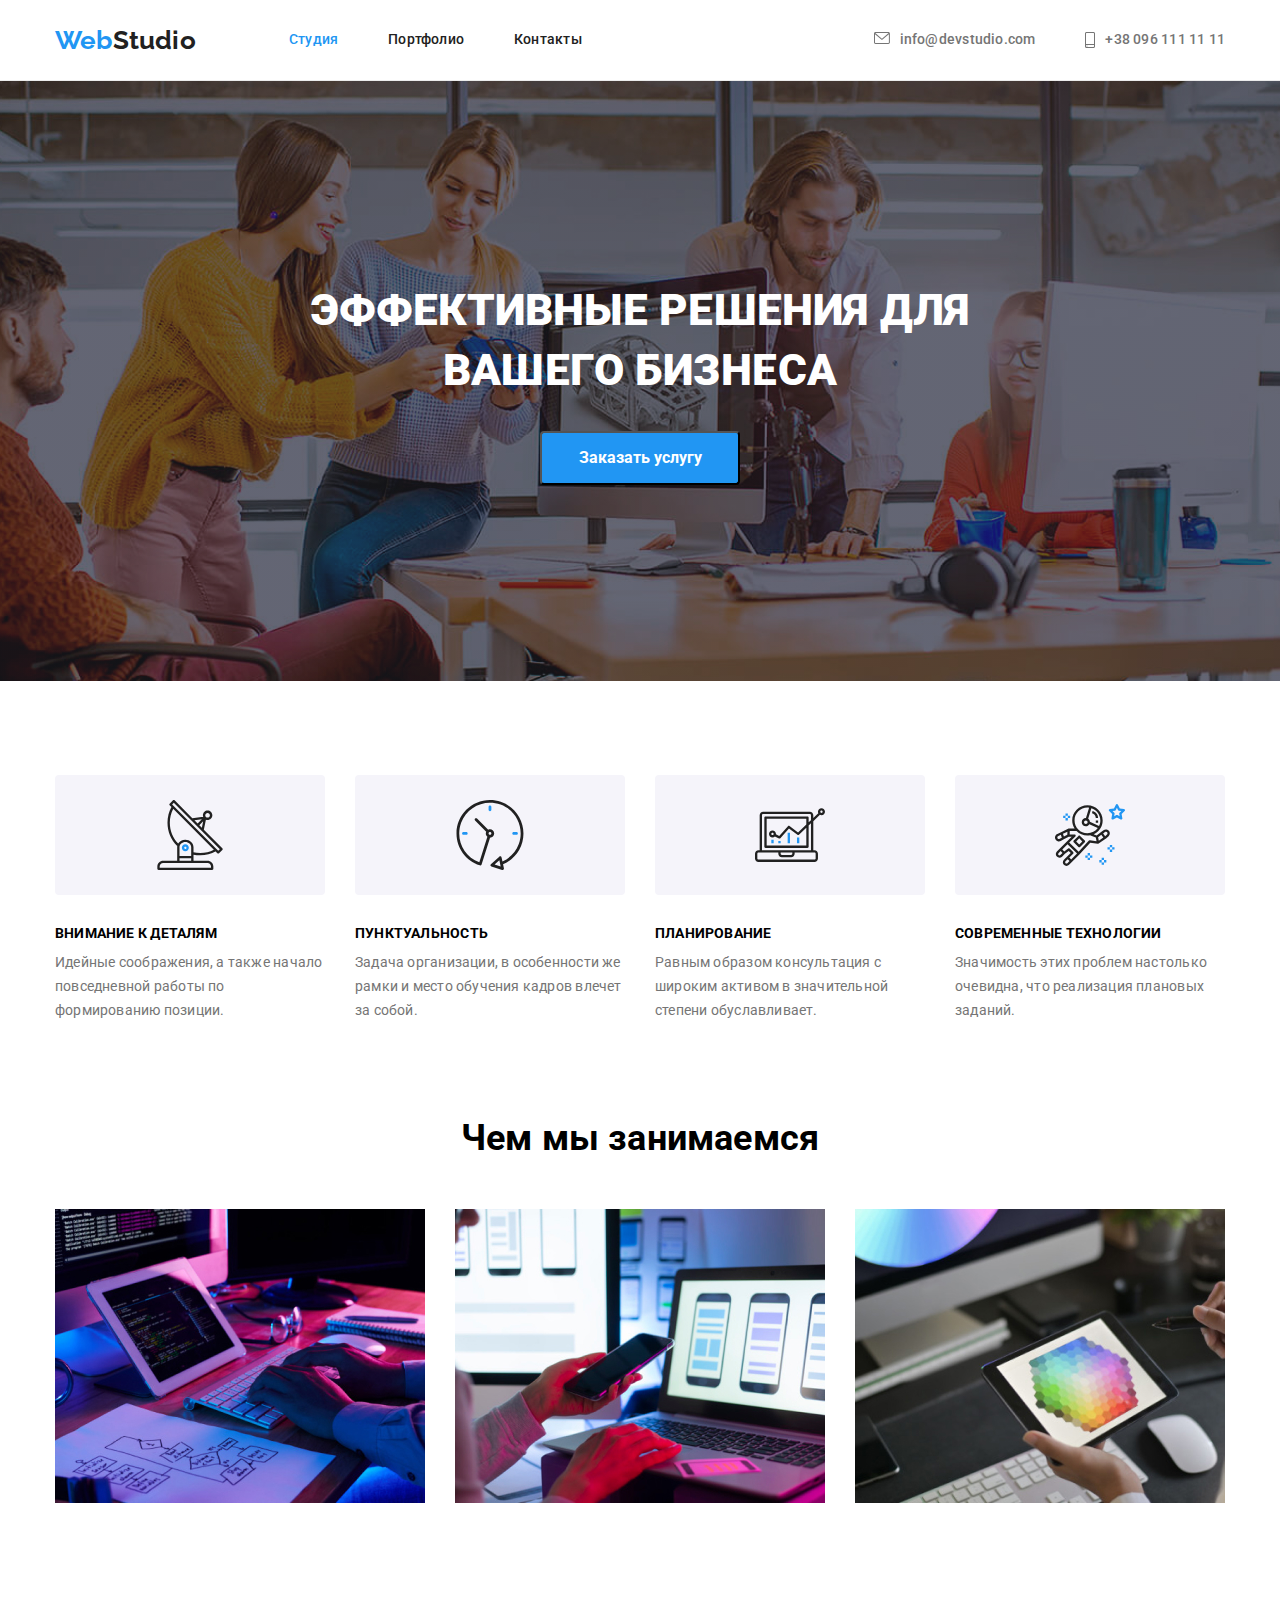
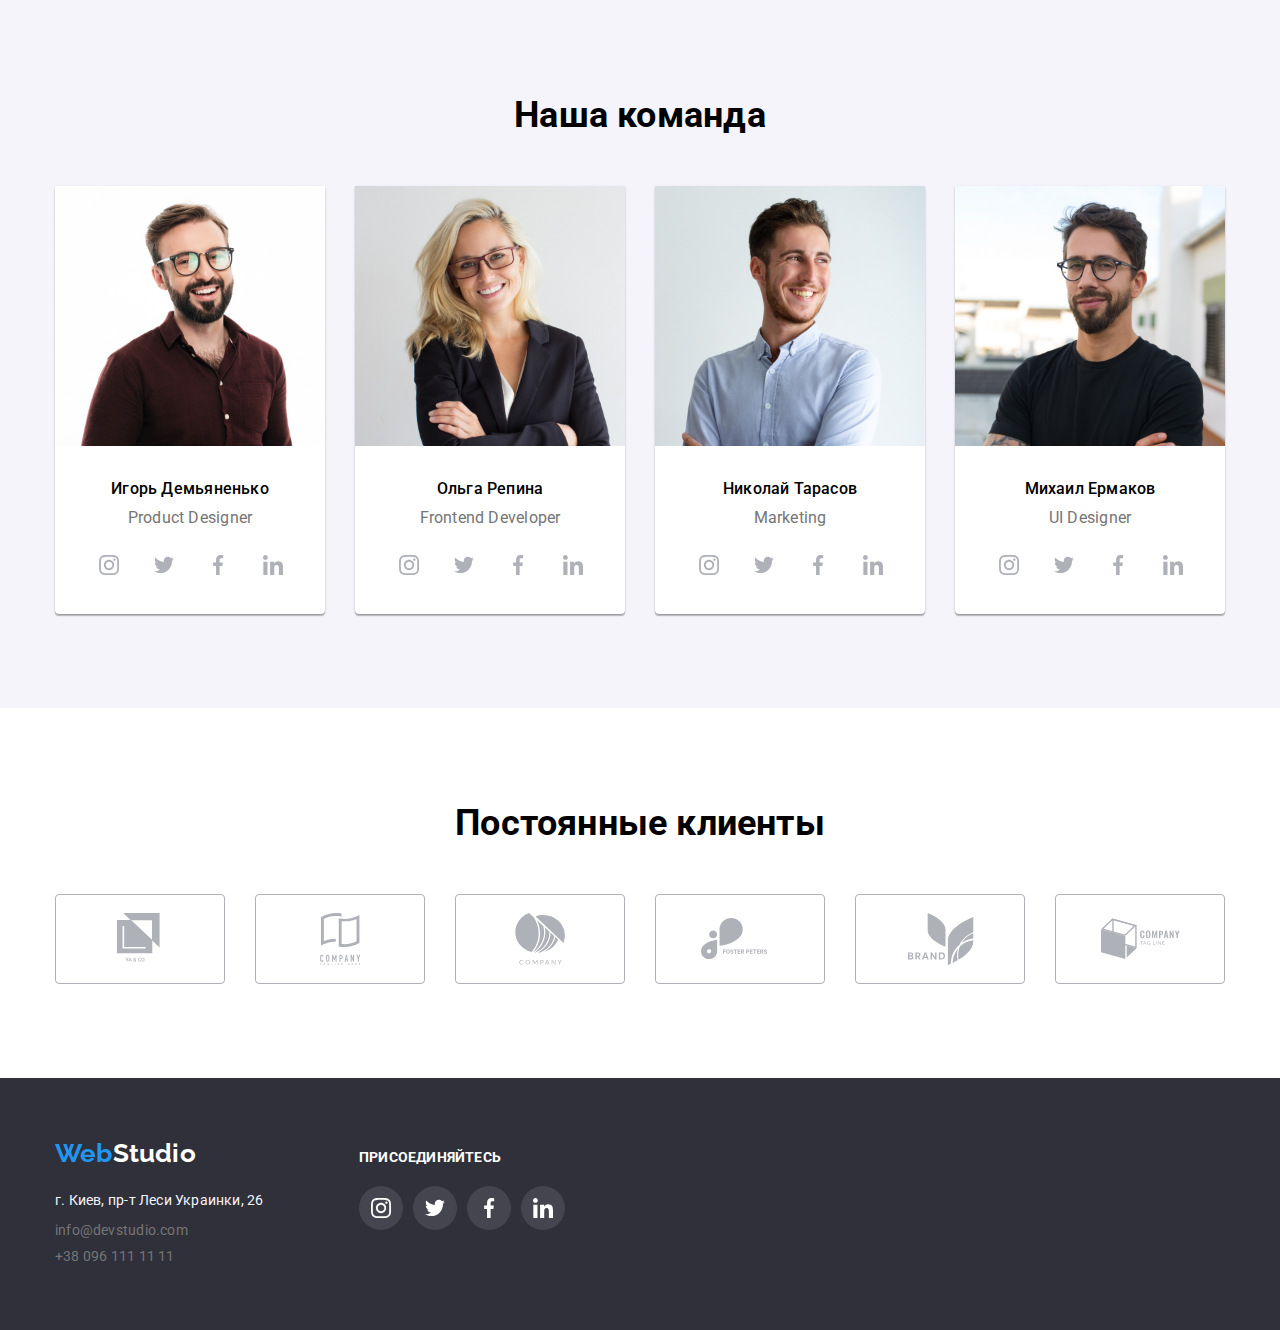
<file: index.html>
<!DOCTYPE html>
<html lang="en">

<head>
    <meta charset="UTF-8">
    <meta name="viewport" content="width=device-width, initial-scale=1.0">
    <title>Document</title>
    <link rel="stylesheet" href="https://cdnjs.cloudflare.com/ajax/libs/modern-normalize/1.0.0/modern-normalize.min.css">
    <link href="https://fonts.googleapis.com/css2?family=Raleway:wght@700&family=Roboto:wght@400;500;700;900&display=swap" rel="stylesheet">
    <link rel="stylesheet" href="./css/style.css">
    <link rel="preconnect" href="https://fonts.gstatic.com">
    
</head>

<body>
    <!--Header-->
    <header>
        <div class="container" >
            <nav class="nav-bar">
            <a href="index.html" class="logo-title"> 
                Web<span class="logoweb" >Studio</span>
            </a>

            <ul class="list-nav list">
                <li class="item"><a class="current" href="./index.html" >Студия</a></li>
                <li class="item"><a class="head-link" href="./portfolio.html">Портфолио</a></li>
                <li class="item"><a class="head-link" href="#" >Контакты</a></li>
            </ul>
            </nav>  
            
            <ul class="auth-nav list">
                <li class="email-link">
                    <a href="mailto:info@devstudio.com" class="contacts">
                        <svg class="icon-envelope">
                        <use href="./img/sprite.svg#icon-envelope"></use>
                        </svg>info@devstudio.com </a >
                </li>
                <li class="tel-link">
                    <a href="tel:380961111111" class="contacts">
                        <svg class="icon-smartphone">
                            <use href="./img/sprite.svg#icon-smartphone"></use>
                            </svg>+38 096 111 11 11</a>
                    
                </li>
            </ul>
        
        </div>
    </header>


    <!--Hero-->

    <main>
        <section class="hero">
            <div class="overlay">
            <h1 class="slogan">ЭФФЕКТИВНЫЕ РЕШЕНИЯ ДЛЯ ВАШЕГО БИЗНЕСА</h1>
            <button  class="button-studio" type="button">Заказать услугу</button>
            </div>
        </section>

    <!--Features-->


    <section class="features">
        <div class="section-features container">
            <ul class="list">
                <li class="skils">
                    <div class="skills-icon-link">
                        <svg class="skill-icon">
                            <use href="./img/sprite.svg#icon-antenna"></use>
                        </svg>
                    </div>
                    <h3 class="skils-list">ВНИМАНИЕ К ДЕТАЛЯМ</h3>
                    <p class="skils-title">Идейные соображения, а также начало повседневной работы по формированию позиции.</p>
                </li>
                <li class="skils">
                    <div class="skills-icon-link">
                        <svg class="skill-icon">
                            <use href="./img/sprite.svg#icon-clock"></use>
                        </svg>
                    </div>
                    <h3 class="skils-list">ПУНКТУАЛЬНОСТЬ</h3>
                    <p class="skils-title">Задача организации, в особенности же рамки и место обучения кадров влечет за собой.</p>
                </li>
                <li class="skils">
                    <div class="skills-icon-link">
                        <svg class="skill-icon">
                            <use href="./img/sprite.svg#icon-diagram"></use>
                        </svg>
                    </div>
                    <h3 class="skils-list">ПЛАНИРОВАНИЕ</h3>
                    <p class="skils-title">Равным образом консультация с широким активом в значительной степени обуславливает.</p>

                </li>
                <li class="skils">
                    <div class="skills-icon-link">
                        <svg class="skill-icon">
                            <use href="./img/sprite.svg#icon-astronaut"></use>
                        </svg>
                    </div>
                    <h3 class="skils-list">СОВРЕМЕННЫЕ ТЕХНОЛОГИИ </h3>
                    <p class="skils-title">Значимость этих проблем настолько очевидна, что реализация плановых заданий.</p>
                </li>
            </ul>
        </div>
    </section>

        <!--What are we doing-->
        <div class="img-container">
                <div>
                    <h2 class="section-slogan">Чем мы занимаемся</h2>
                        <ul class="img list">
                            <li><img  src="./img/laptop.jpg" alt="coding1"></li>
                            <li><img class="coding-photo "  src="./img/iphone.jpg" alt="coding2"></li>
                            <li><img  src="./img/pixels.jpg" alt="coding3"></li> 
                        </ul>
                </div> 
        </div>

        <!--Our team section-->
        <section class="our-team-container">
            <div class="our-team">
                <h2 class="section-slogan">Наша команда</h2>
                <ul class="team list">
                    <li class="team-person">
                        <img src="./img//igor.jpg" alt="photo of igor" width="270">
                        <div class="descr-container">
                            <h3 class="names">Игорь Демьяненько</h3>
                            <p class="profession">Product Designer</p>
                            <ul class="social-links list">
                                <li class="instagram">
                                    <a class="icon-link" href="#">
                                        <svg class="social-icon">
                                            <use href="./img/sprite.svg#icon-instagram"></use>
                                        </svg>
                                    </a>
                                </li>
                                <li class="twitter">
                                    <a class="icon-link" href="#">
                                        <svg class="social-icon">
                                            <use href="./img/sprite.svg#icon-twitter"></use>
                                        </svg>
                                    </a>
                                </li>
                                <li class="facebook">
                                    <a class="icon-link" href="#">
                                        <svg class="social-icon">
                                            <use href="./img/sprite.svg#icon-facebook"></use>
                                        </svg>
                                    </a>
                                </li>
                                <li class="linkedin">
                                    <a class="icon-link" href="#">
                                        <svg class="social-icon">
                                            <use href="./img/sprite.svg#icon-linkedin"></use>
                                        </svg>
                                    </a>
                                </li>
                            </ul>
                        </div>
                    </li>
                    <li class="team-person">
                        <img src="./img//olga.jpg" alt="photo of olga" width="270">
                        <div class="descr-container">
                            <h3 class="names">Ольга Репина</h3>
                            <p class="profession">Frontend Developer</p>
                            <ul class="social-links list">
                                <li class="instagram">
                                    <a class="icon-link" href="#">
                                        <svg class="social-icon">
                                            <use href="./img/sprite.svg#icon-instagram"></use>
                                        </svg>
                                    </a>
                                </li>
                                <li class="twitter">
                                    <a class="icon-link" href="#">
                                        <svg class="social-icon">
                                            <use href="./img/sprite.svg#icon-twitter"></use>
                                        </svg>
                                    </a>
                                </li>
                                <li class="facebook">
                                    <a class="icon-link" href="#">
                                        <svg class="social-icon">
                                            <use href="./img/sprite.svg#icon-facebook"></use>
                                        </svg>
                                    </a>
                                </li>
                                <li class="linkedin">
                                    <a class="icon-link" href="#">
                                        <svg class="social-icon">
                                            <use href="./img/sprite.svg#icon-linkedin"></use>
                                        </svg>
                                    </a>
                                </li>
                            </ul>
                        </div>
                    </li>
                    <li class="team-person">
                        <img src="./img/nikolay.jpg" alt="photo of nikolay" width="270">
                        <div class="descr-container">
                            <h3 class="names">Николай Тарасов</h3>
                            <p class="profession">Marketing</p>
                            <ul class="social-links list">
                                <li class="instagram">
                                    <a class="icon-link" href="#">
                                        <svg class="social-icon">
                                            <use href="./img/sprite.svg#icon-instagram"></use>
                                        </svg>
                                    </a>
                                </li>
                                <li class="twitter">
                                    <a class="icon-link" href="#">
                                        <svg class="social-icon">
                                            <use href="./img/sprite.svg#icon-twitter"></use>
                                        </svg>
                                    </a>
                                </li>
                                <li class="facebook">
                                    <a class="icon-link" href="#">
                                        <svg class="social-icon">
                                            <use href="./img/sprite.svg#icon-facebook"></use>
                                        </svg>
                                    </a>
                                </li>
                                <li class="linkedin">
                                    <a class="icon-link" href="#">
                                        <svg class="social-icon">
                                            <use href="./img/sprite.svg#icon-linkedin"></use>
                                        </svg>
                                    </a>
                                </li>
                            </ul>
                        </div>
                    </li>
                    <li class="team-person">
                        <img src="./img//mihail.jpg" alt="photo of mihail" width="270">
                        <div class="descr-container">
                            <h3 class="names">Михаил Ермаков</h3>
                            <p class="profession">UI Designer</p>
                            <ul class="social-links list">
                                <li class="instagram">
                                    <a class="icon-link" href="#">
                                        <svg class="social-icon">
                                            <use href="./img/sprite.svg#icon-instagram"></use>
                                        </svg>
                                    </a>
                                </li>
                                <li class="twitter">
                                    <a class="icon-link" href="#">
                                        <svg class="social-icon">
                                            <use href="./img/sprite.svg#icon-twitter"></use>
                                        </svg>
                                    </a>
                                </li>
                                <li class="facebook">
                                    <a class="icon-link" href="#">
                                        <svg class="social-icon">
                                            <use href="./img/sprite.svg#icon-facebook"></use>
                                        </svg>
                                    </a>
                                </li>
                                <li class="linkedin">
                                    <a class="icon-link" href="#">
                                        <svg class="social-icon">
                                            <use href="./img/sprite.svg#icon-linkedin"></use>
                                        </svg>
                                    </a>
                                </li>
                            </ul>
                        </div>
                    </li>
                </ul>
            </div>
        </section>
<!--постоянные клиенты-->
<section>
    <div class="clients-container">
        <h2 class="section-slogan">Постоянные клиенты</h2>
        <ul class="logo-list list">
            <li class="logo">
                <a class="logo-link" href="#">
                    <svg class="logo-icon">
                        <use href="./img/sprite.svg#icon-logo"  ></use>
                    </svg>
                </a>
            </li>
            <li class="logo">
                <a class="logo-link" href="#">
                    <svg class="logo-icon">
                        <use href="./img/sprite.svg#icon-logo-2"></use>
                    </svg>
                </a>
            </li>
            <li class="logo">
                <a class="logo-link" href="#">
                    <svg class="logo-icon">
                        <use href="./img/sprite.svg#icon-logo-3"></use>
                    </svg>
                </a>
            </li>
            <li class="logo">
                <a class="logo-link" href="#">
                    <svg class="logo-icon" >
                        <use href="./img/sprite.svg#icon-logo-4-1" ></use>
                    </svg>
                </a>
            </li>
            <li class="logo">
                <a class="logo-link" href="#">
                    <svg class="logo-icon">
                        <use href="./img/symbol-defs.svg#icon-logo-5-2"  ></use>
                    </svg>
                </a>
            </li>
            <li class="logo">
                <a class="logo-link" href="#">
                    <svg class="logo-icon" width="88" higth="45">
                        <use href="./img/sprite.svg#icon-logo-6-1" ></use>
                    </svg>
                </a>
            </li>
        </ul>
    </div>
</section>

</main>

    <!--Footer -->
    <footer class="page-footer">
        <div class="footer-container" >
            <div class="first-column">
                <a class="logo-title" href="./index.html">
                    <span>Web</span><span class="studio-footer">Studio</span>
                </a>
                <address class="location">
                    <span class="location-adress">г. Киев, пр-т Леси Украинки, 26</span> 
                </address>
                <ul class="footer-contacts">
                    <li class="footer-email"><a class="contacts-email"
                            href="mailto:info@devstudio.com">info@devstudio.com</a></li>
                    <li class="footer-tel"><a class="contacts-tel" href="tel:+380961111111">+38 096 111 11 11</a></li>
                </ul>
            </div>
        
        <div class="second-column">
            <p class="subscribe">Присоединяйтесь</p>
            <ul class="footer-social-links list">
                <li class="footer-social-item">
                    <a class="footer-icon-link" href="#">
                        <svg class="footer-social-icon">
                            <use href="./img/sprite.svg#icon-instagram"></use>
                        </svg>
                    </a>
                </li>
                <li class="footer-social-item">
                    <a class="footer-icon-link" href="#">
                        <svg class="footer-social-icon">
                            <use href="./img/sprite.svg#icon-twitter"></use>
                        </svg>
                    </a>
                </li>
                <li class="footer-social-item">
                    <a class="footer-icon-link" href="#">
                        <svg class="footer-social-icon">
                            <use href="./img/sprite.svg#icon-facebook"></use>
                        </svg>
                    </a>
                </li>
                <li class="footer-social-item">
                    <a class="footer-icon-link" href="#">
                        <svg class="footer-social-icon">
                            <use href="./img/sprite.svg#icon-linkedin"></use>
                        </svg>
                    </a>
                </li>
            </ul>
        </div>
    </div>
    </footer>
</body>

</html>
</file>
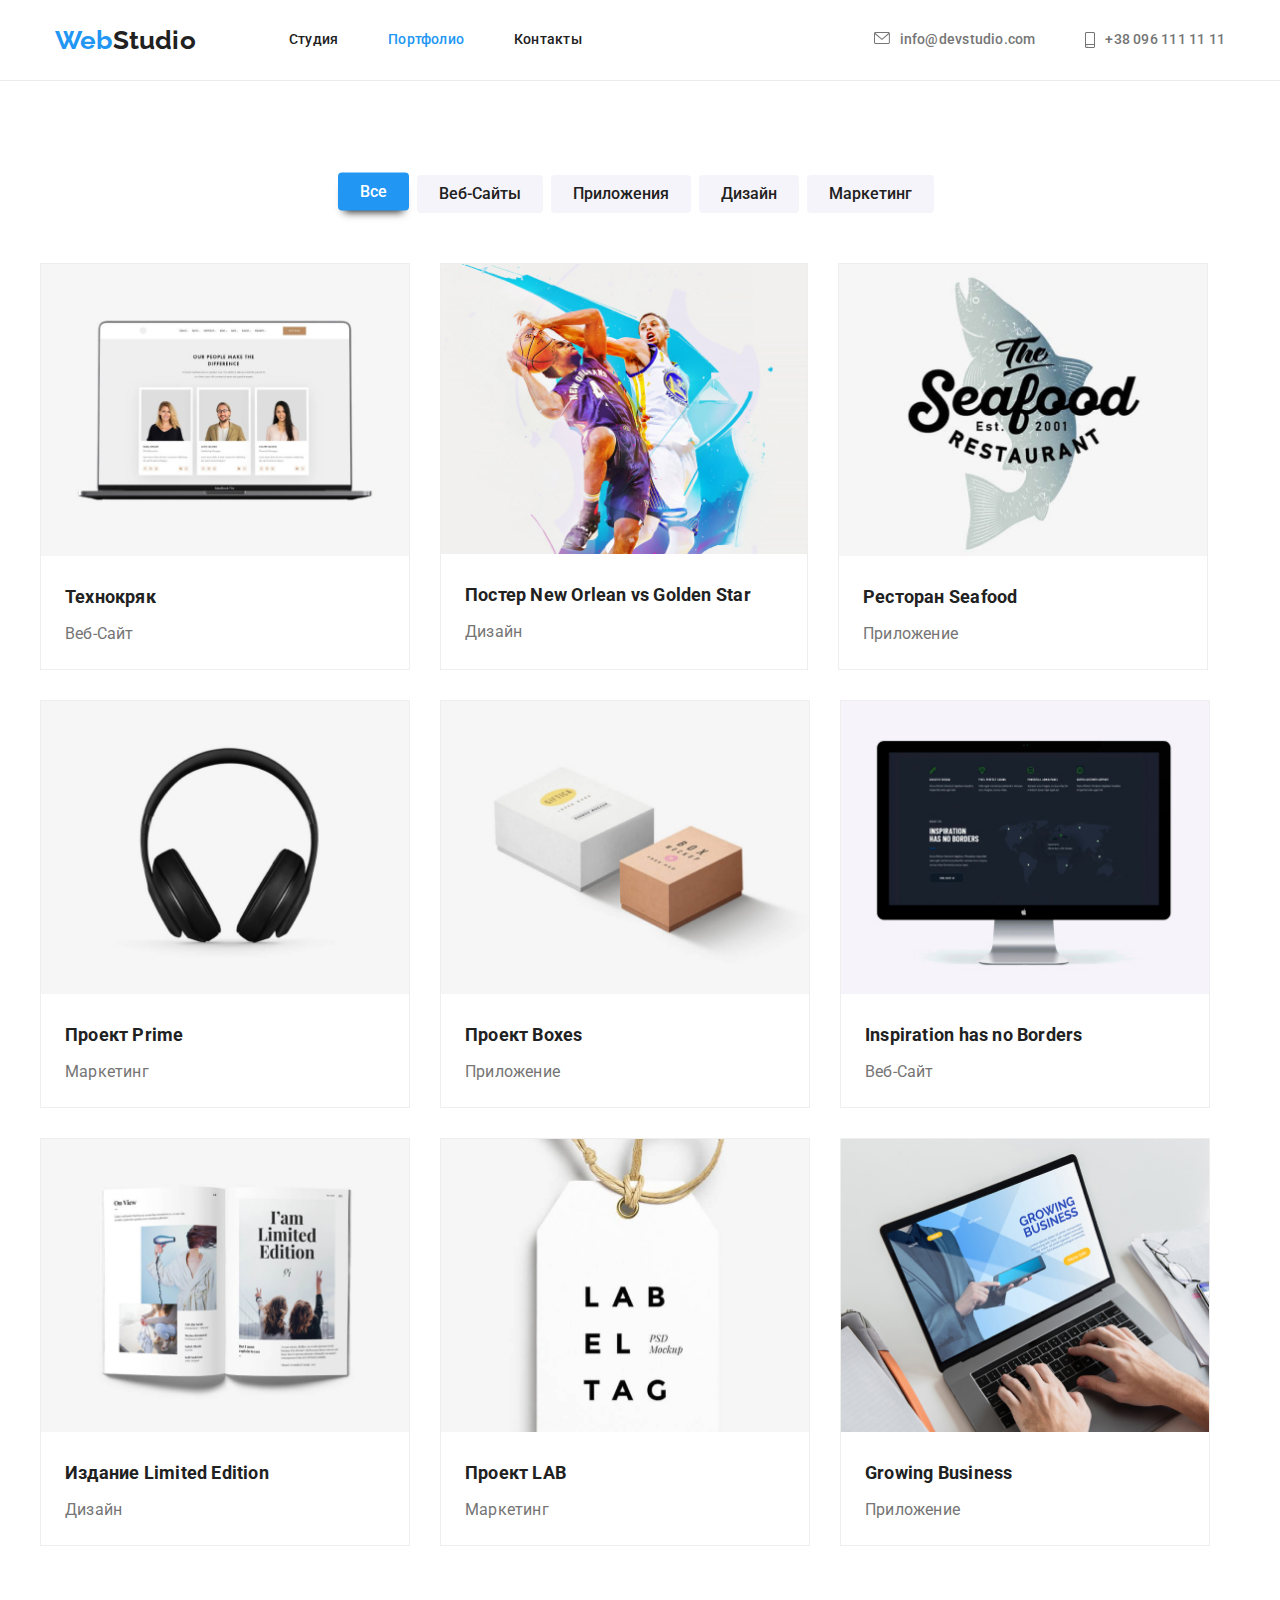
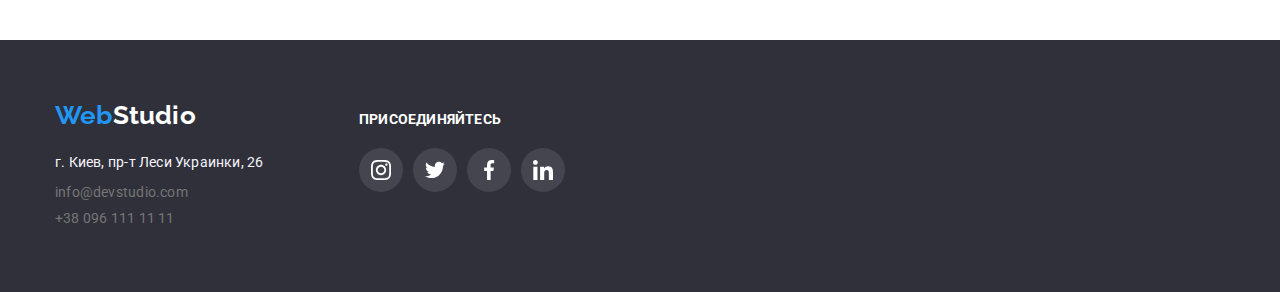
<file: portfolio.html>
<!DOCTYPE html>
<html lang="en">

<head>
    <meta charset="UTF-8">
    <meta name="viewport" content="width=device-width, initial-scale=1.0">
    <title>Document</title>
    <link rel="stylesheet" href="https://cdnjs.cloudflare.com/ajax/libs/modern-normalize/1.0.0/modern-normalize.min.css">
    <link href="https://fonts.googleapis.com/css2?family=Raleway:wght@700&family=Roboto:wght@400;500;700;900&display=swap" rel="stylesheet">
    <link rel="stylesheet" href="./css/style.css">
    <link rel="preconnect" href="https://fonts.gstatic.com">
    
</head>

<body>
    <header>
        <div class="container" >
            <nav class="nav-bar">
            <a href="index.html" class="logo-title"> 
                Web<span class="logoweb" >Studio</span>
            </a>

            <ul class="list-nav list">
                <li class="item"><a class="head-link" href="./index.html" >Студия</a></li>
                <li class="item"><a class="current" href="./portfolio.html">Портфолио</a></li>
                <li class="item"><a class="head-link" href="#" >Контакты</a></li>
            </ul>
            </nav>  
            
            <ul class="auth-nav list">
                <li class="email-link">
                    <a href="mailto:info@devstudio.com" class="contacts">
                        <svg class="icon-envelope">
                        <use href="./img/sprite.svg#icon-envelope"></use>
                        </svg>info@devstudio.com </a >
                </li>
                <li class="tel-link">
                    <a href="tel:380961111111" class="contacts">
                        <svg class="icon-smartphone">
                            <use href="./img/sprite.svg#icon-smartphone"></use>
                            </svg>+38 096 111 11 11</a>
                    
                </li>
            </ul>
        
        </div>
    </header>
<!--Hero-portf-->
    <main>
        <section class="portfo" >
            <div class="main-portfolio">
            <ul class="buttons-section list">
              <li>
                <button type="button" class="current-button">Все</button>
            </li>
            <li>
                <button type="button" class="buttons">Веб-Сайты</button>
            </li>
            <li>
                <button type="button" class="buttons">Приложения</button>
            </li>
            <li>
                <button type="button" class="buttons">Дизайн</button>
            </li>
            <li>
                <button type="button" class="buttons">Mаркетинг</button>
            </li>
            </ul>
            </div>
            

<!--Our projects section-->

          <ul class="projects">
              <li class="projects-item">
                 <a class="project-content" href="#">
          <img src="./img/macbook.jpg" alt="image of technocrack" width="368">
          <div class="description">
              <h2 class="project-title">Технокряк</h2>
              <p class="project-technology">Веб-Сайт</p>
          </div>
      </a>
  </li>
  <li class="projects-item">
      <a class="project-content" href="#">
          <img src="./img/poster.jpg" alt="image of poster-new-orleans" width="366">
          <div class="description">
              <h2 class="project-title">Постер New Orlean vs Golden Star</h2>
              <p class="project-technology">Дизайн</p>
          </div>
      </a>
  </li>
  <li class="projects-item">
      <a class="project-content" href="#">
          <img src="./img/restaurant.jpg" alt="image of restaurant-seafood" width="368">
          <div class="description">
              <h2 class="project-title">Ресторан Seafood</h2>
              <p class="project-technology">Приложение</p>
          </div>
      </a>
  </li>
  <li class="projects-item">
      <a class="project-content" href="#">
          <img src="./img/headphones.jpg" alt="image of project prime" width="368">
          <div class="description">
              <h2 class="project-title">Проект Prime</h2>
              <p class="project-technology">Маркетинг</p>
          </div>
      </a>
  </li>
  <li class="projects-item">
      <a class="project-content" href="#">
          <img src="./img/boxes.jpg" alt="image of project boxes" width="368">
          <div class="description">
              <h2 class="project-title">Проект Boxes</h2>
              <p class="project-technology">Приложение</p>
          </div>
      </a>
  </li>
  <li class="projects-item">
      <a class="project-content" href="#">
          <img src="./img/worldmap.jpg"
              alt="image of wbe-site inspiration-has-no-borders" width="368">
          <div class="description">
              <h2 class="project-title">Inspiration has no Borders</h2>
              <p class="project-technology">Веб-Сайт</p>
          </div>
      </a>
  </li>
  <li class="projects-item">
      <a class="project-content" href="#">
          <img src="./img/book.jpg" alt="image of pulication limited edition"
              width="368">
          <div class="description">
              <h2 class="project-title">Издание Limited Edition</h2>
              <p class="project-technology">Дизайн</p>
          </div>
      </a>
  </li>
  <li class="projects-item">
      <a class="project-content" href="#">
          <img src="./img/trinket.jpg" alt="image of project lab" width="368">
          <div class="description">
              <h2 class="project-title">Проект LAB</h2>
              <p class="project-technology">Маркетинг</p>
          </div>
      </a>
  </li>
  <li class="projects-item">
      <a class="project-content" href="#">
          <img src="./img/laptop2.jpg" alt="image of growing business" width="368">
          <div class="description">
              <h2 class="project-title">Growing Business</h2>
              <p class="project-technology">Приложение</p>
          </div>
      </a>
  </li>
</ul>
</section>
</main>


    <!--Footer -->
    <footer class="page-footer">
        <div class="footer-container">
            <div class="first-column">
                <a class="logo-title" href="./index.html">
                    <span>Web</span><span class="studio-footer">Studio</span>
                </a>
                <address class="location">
                    г. Киев, пр-т Леси Украинки, 26
                </address>
                <ul class="footer-contacts">
                    <li class="footer-email"><a class="contacts-email"
                            href="mailto:info@devstudio.com">info@devstudio.com</a></li>
                    <li class="footer-tel"><a class="contacts-tel" href="tel:+380961111111">+38 096 111 11 11</a></li>
                </ul>
            </div>
        
        <div class="second-column">
            <p class="subscribe">Присоединяйтесь</p>
            <ul class="footer-social-links list">
                <li class="footer-social-item">
                    <a class="footer-icon-link" href="#">
                        <svg class="footer-social-icon">
                            <use href="./img/sprite.svg#icon-instagram"></use>
                        </svg>
                    </a>
                </li>
                <li class="footer-social-item">
                    <a class="footer-icon-link" href="#">
                        <svg class="footer-social-icon">
                            <use href="./img/sprite.svg#icon-twitter"></use>
                        </svg>
                    </a>
                </li>
                <li class="footer-social-item">
                    <a class="footer-icon-link" href="#">
                        <svg class="footer-social-icon">
                            <use href="./img/sprite.svg#icon-facebook"></use>
                        </svg>
                    </a>
                </li>
                <li class="footer-social-item">
                    <a class="footer-icon-link" href="#">
                        <svg class="footer-social-icon">
                            <use href="./img/sprite.svg#icon-linkedin"></use>
                        </svg>
                    </a>
                </li>
            </ul>
        </div>
    </div>
    </footer>
  </body>

</html>
</file>
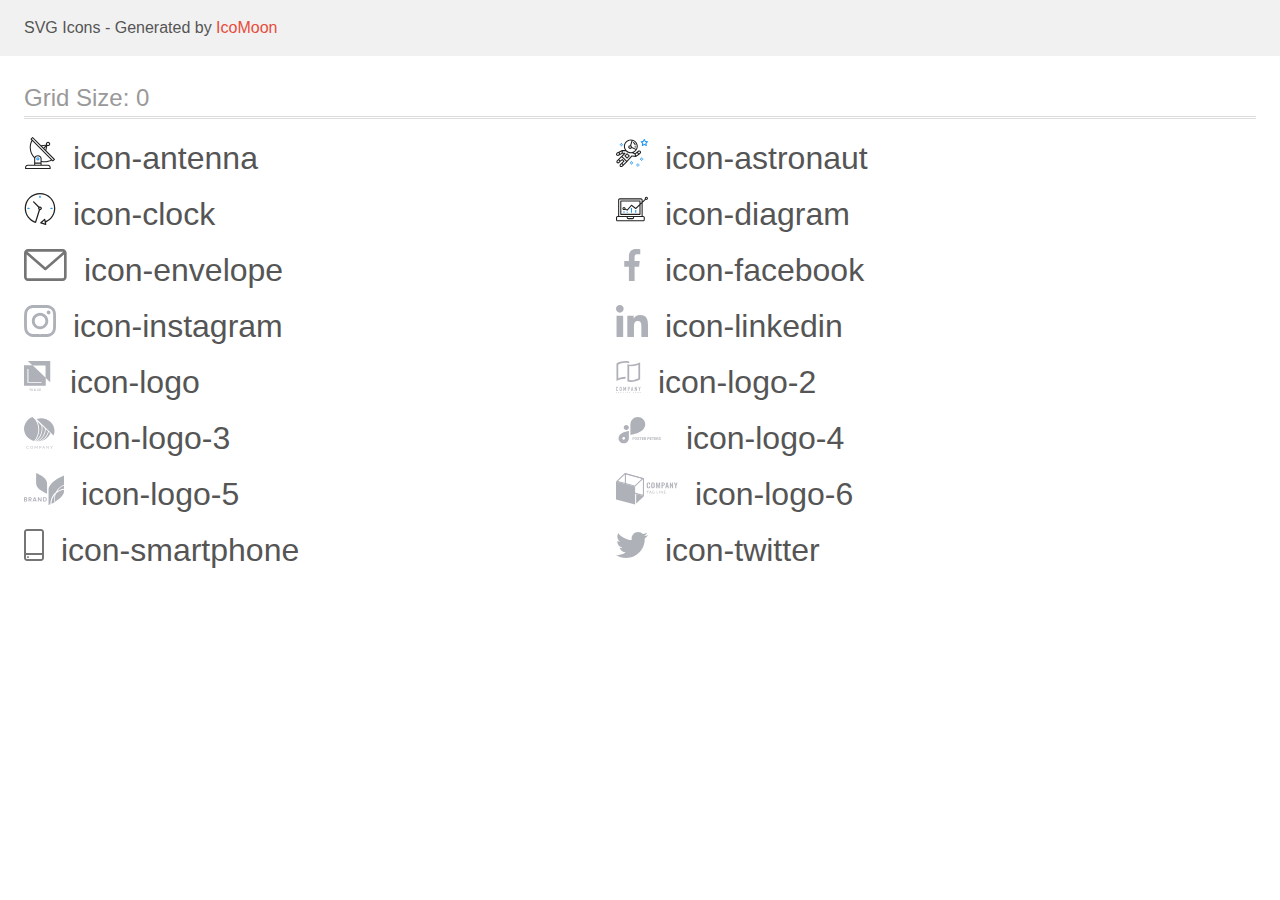
<file: svg/demo.html>
<!doctype html>
<html>
<head>
    <title>IcoMoon - SVG Icons</title>
    <meta charset="utf-8">
    <meta name="viewport" content="width=device-width, initial-scale=1">
    <link rel="stylesheet" href="demo-files/demo.css">
    <link rel="stylesheet" href="style.css">
</head>
<body>
<svg aria-hidden="true" style="position: absolute; width: 0; height: 0; overflow: hidden;" version="1.1" xmlns="http://www.w3.org/2000/svg" xmlns:xlink="http://www.w3.org/1999/xlink">
<defs>
<symbol id="icon-antenna" viewBox="0 0 32 32">
<path fill="#212121" style="fill: var(--color1, #212121)" d="M30.773 22.098l-8.443-8.505 0.937-4.616c0.225 0.090 0.485 0.144 0.758 0.146h0.033c0 0 0 0 0 0 1.193 0 2.16-0.967 2.16-2.16s-0.967-2.16-2.16-2.16c-1.193 0-2.16 0.967-2.16 2.16 0 0.266 0.048 0.52 0.136 0.755l-0.010-0.030-4.96 0.606-8.091-8.133c-0.096-0.098-0.229-0.159-0.376-0.16v0c-0.146 0.001-0.277 0.060-0.373 0.155v0l-1.512 1.504c-0.096 0.097-0.155 0.23-0.155 0.377s0.059 0.28 0.155 0.377v0l0.814 0.825c-1.143 2.062-1.816 4.522-1.816 7.139 0 4.106 1.656 7.824 4.336 10.525l-0.001-0.001c0.041 0.040 0.090 0.072 0.143 0.096l0.003 0.001c-0.033 0.164-0.051 0.353-0.052 0.546v6.188h-6.4c-1.472 0.001-2.665 1.194-2.667 2.666v1.067c0 0.295 0.239 0.534 0.534 0.534h24.534c0.294-0.001 0.533-0.239 0.533-0.534 0 0 0 0 0 0v0-1.067c-0.002-1.471-1.195-2.664-2.666-2.666h-6.4v-2.742c0.915 0.203 1.966 0.32 3.044 0.32 0.001 0 0.002 0 0.003 0h0.002c0.002 0 0.005 0 0.007 0 2.608 0 5.058-0.675 7.185-1.86l-0.152 0.077 0.818 0.823c0.096 0.098 0.229 0.159 0.376 0.16v0c0.146-0.001 0.277-0.060 0.373-0.155v0l1.512-1.504c0.096-0.097 0.155-0.23 0.155-0.377s-0.059-0.28-0.155-0.377v0zM23.28 6.233c0.193-0.193 0.46-0.312 0.754-0.312 0.589 0 1.067 0.478 1.067 1.067s-0.478 1.067-1.067 1.067c-0.001 0-0.001 0-0.002 0h-0.004c-0.587-0.003-1.061-0.479-1.061-1.066 0-0.295 0.12-0.563 0.314-0.756v0h-0.002zM22.024 9.737l-0.598 2.946-1.175-1.183 1.774-1.763zM21.419 8.835l-1.92 1.909-1.486-1.493 3.406-0.416zM24.004 28.8c0.884 0 1.6 0.716 1.6 1.6v0 0.534h-23.466v-0.534c0-0.884 0.716-1.6 1.6-1.6h20.267zM16.538 26.666v1.067h-5.334v-1.067h5.334zM11.204 25.6v-4.053c0-1.294 1.196-2.346 2.667-2.346s2.667 1.053 2.667 2.346v4.053h-5.334zM17.604 23.904v-2.357c0-1.882-1.675-3.413-3.733-3.413h-0.058c-1.353 0-2.54 0.707-3.213 1.771l-0.009 0.016c-2.36-2.474-3.812-5.832-3.812-9.529 0-0.007 0-0.014 0-0.022v0.001c0-2.314 0.567-4.496 1.569-6.414l-0.036 0.077 18.602 18.709c-1.823 0.947-3.979 1.502-6.266 1.502-1.079 0-2.128-0.124-3.136-0.357l0.093 0.018zM28.893 23.22l-21.057-21.181 0.754-0.752 7.935 7.98c0.004 0 0.006 0.007 0.009 0.010l13.115 13.191-0.757 0.752z"></path>
<path fill="#2196f3" style="fill: var(--color2, #2196f3)" d="M13.876 20.267h-0.007c0 0-0.001 0-0.002 0-0.884 0-1.6 0.716-1.6 1.6s0.716 1.599 1.598 1.6h0.007c0 0 0.001 0 0.001 0 0.884 0 1.6-0.716 1.6-1.6s-0.716-1.599-1.599-1.6v0zM14.249 22.245c-0.097 0.096-0.23 0.156-0.377 0.156-0.295 0-0.534-0.239-0.534-0.534s0.239-0.534 0.533-0.534v0c0.293 0.002 0.53 0.24 0.53 0.533 0 0.148-0.060 0.281-0.157 0.378v0h0.005z"></path>
</symbol>
<symbol id="icon-astronaut" viewBox="0 0 32 32">
<path fill="#2196f3" style="fill: var(--color2, #2196f3)" d="M31.974 4.524c-0.064-0.19-0.226-0.33-0.424-0.362h-0.006l-1.911-0.278-0.855-1.731c-0.179-0.365-0.777-0.365-0.956 0l-0.855 1.731-1.911 0.278c-0.26 0.039-0.456 0.261-0.456 0.528 0 0.149 0.061 0.285 0.16 0.382v0l1.383 1.348-0.326 1.903c-0.005 0.028-0.008 0.060-0.008 0.092 0 0.294 0.238 0.532 0.532 0.532 0.092 0 0.178-0.023 0.253-0.064l-0.003 0.001 1.709-0.899 1.709 0.899c0.072 0.038 0.157 0.060 0.247 0.060 0.295 0 0.534-0.239 0.534-0.534 0-0.032-0.003-0.064-0.008-0.095v0.006l-0.326-1.903 1.383-1.348c0.099-0.097 0.161-0.233 0.161-0.382 0-0.060-0.010-0.118-0.028-0.171l0.002 0.008zM29.511 5.851c-0.099 0.096-0.161 0.231-0.161 0.38 0 0.032 0.003 0.064 0.008 0.095v-0.003l0.191 1.114-1-0.526c-0.072-0.040-0.158-0.063-0.25-0.063s-0.179 0.024-0.254 0.066l0.006-0.002-1 0.526 0.191-1.114c0.005-0.028 0.008-0.060 0.008-0.092 0-0.149-0.061-0.283-0.16-0.379v0l-0.811-0.789 1.119-0.163c0.177-0.026 0.324-0.137 0.401-0.289l0.001-0.003 0.5-1.013 0.5 1.013c0.078 0.155 0.224 0.266 0.399 0.292h0.003l1.119 0.162-0.809 0.79zM26.134 20.522h-1.067v1.067h1.067v-1.067zM26.134 22.656h-1.067v1.066h1.067v-1.066zM27.2 21.589h-1.067v1.067h1.067v-1.067zM25.067 21.589h-1.067v1.067h1.067v-1.067zM22.4 26.389h-1.067v1.067h1.067v-1.067zM22.4 28.523h-1.067v1.067h1.067v-1.067zM23.467 27.456h-1.067v1.067h1.067v-1.067zM21.334 27.456h-1.067v1.067h1.067v-1.067zM16 24.256h-1.066v1.067h1.066v-1.067zM16 26.389h-1.066v1.067h1.066v-1.067zM17.067 25.322h-1.067v1.067h1.067v-1.067zM14.934 25.322h-1.067v1.067h1.067v-1.067zM5.867 6.122h-1.066v1.066h1.066v-1.066zM5.867 8.256h-1.066v1.066h1.066v-1.066zM6.933 7.189h-1.067v1.067h1.066v-1.067zM4.8 7.189h-1.067v1.067h1.067v-1.067z"></path>
<path fill="#212121" style="fill: var(--color1, #212121)" d="M24.715 14.16c-0.278-0.374-0.693-0.633-1.169-0.702l-0.010-0.001-0.009-0.001c-0.077-0.012-0.166-0.019-0.257-0.019-0.412 0-0.791 0.141-1.091 0.377l0.008-0.006-1.253 0.96-1.898 1.417-1.358-0.541c2.421-1.086 4.113-3.508 4.113-6.32 0-3.823-3.122-6.934-6.961-6.934s-6.961 3.11-6.961 6.934c0 1.386 0.415 2.674 1.12 3.759l-2.768-0.024c-0.009 0-0.016 0.005-0.023 0.005-0.058 0.003-0.112 0.015-0.162 0.034l0.003-0.001 0.004-0.001c-0.013 0.005-0.026 0.007-0.038 0.013-0.006 0.003-0.013 0.003-0.019 0.006l-3.234 1.597-1.893 0.91c-0.025 0.011-0.046 0.023-0.065 0.037l0.002-0.002c-0.482 0.324-0.795 0.867-0.795 1.484 0 0.3 0.074 0.584 0.206 0.832l-0.010-0.020c0.22 0.424 0.592 0.742 1.043 0.885l0.013 0.003c0.161 0.053 0.346 0.084 0.539 0.084 0.311 0 0.604-0.080 0.858-0.221l-0.018 0.010 1.388-0.738 2.264-1.169 1.357-0.008-6.782 6.749c-0.303 0.298-0.491 0.713-0.491 1.171 0 0.001 0 0.001 0 0.002v0 0.005c0.002 0.919 0.748 1.663 1.667 1.664h0.002c0.001 0 0.002 0 0.003 0 0.459 0 0.875-0.185 1.177-0.485v0l1.314-1.309 1.741-1.3 0.901 0.897-3.102 3.088c-0.303 0.299-0.491 0.713-0.491 1.172 0 0.001 0 0.001 0 0.002v0 0.004c0 0.001 0 0.001 0 0.002 0 0.918 0.744 1.662 1.662 1.662 0.001 0 0.003 0 0.004 0h0.003c0.001 0 0.002 0 0.003 0 0.459 0 0.875-0.185 1.177-0.485v0l4.488-4.472c0.007-0.006 0.016-0.009 0.022-0.016l5.166-5.658 3.471 0.494c0.023 0.004 0.049 0.006 0.076 0.006 0.067 0 0.131-0.014 0.189-0.039l-0.003 0.001c0.017-0.006 0.032-0.015 0.049-0.023 0.019-0.010 0.039-0.015 0.058-0.027l3.213-2.133c0.012-0.008 0.018-0.021 0.029-0.030 0.013-0.010 0.029-0.014 0.041-0.026l1.271-1.191c0.348-0.326 0.564-0.787 0.564-1.3 0-0.4-0.132-0.769-0.355-1.066l0.003 0.005zM2.13 17.77c-0.098 0.055-0.215 0.087-0.339 0.087-0.080 0-0.158-0.013-0.23-0.038l0.005 0.002 0.005 0.001c-0.293-0.094-0.502-0.365-0.502-0.684 0-0.234 0.112-0.442 0.286-0.573l0.004-0.002 1.314-0.632 0.449 1.313-0.992 0.527zM5.627 15.942l-1.548 0.8-0.255-0.746-0.184-0.537 2.027-1.001-0.040 1.484zM20.727 9.322c0 0.918-0.219 1.785-0.599 2.56l-4.181-1.899c-0.044-0.573-0.34-1.068-0.776-1.38l-0.012-0.008 1.464-4.86c2.377 0.756 4.104 2.974 4.104 5.588zM8.938 9.322c0-3.235 2.644-5.867 5.894-5.867 0.253 0 0.5 0.022 0.745 0.053l-1.432 4.753c-0.019 0-0.037-0.006-0.057-0.006h-0.001c0 0 0 0 0 0-1.032 0-1.869 0.835-1.872 1.867v0c0.003 1.031 0.84 1.866 1.872 1.867h0.001c0.695 0 1.295-0.383 1.618-0.944l3.863 1.755c-1.085 1.456-2.802 2.389-4.737 2.389v0c-3.25 0-5.894-2.632-5.894-5.867zM14.895 10.122c0 0.441-0.362 0.8-0.806 0.8h-0.001c0 0 0 0 0 0-0.443 0-0.802-0.358-0.804-0.8v0c0-0.441 0.361-0.8 0.806-0.8s0.806 0.359 0.806 0.8zM2.464 25.146c-0.11 0.109-0.261 0.177-0.428 0.177s-0.317-0.067-0.427-0.176v0c-0.109-0.107-0.177-0.257-0.177-0.422s0.068-0.315 0.177-0.422v0l0.962-0.959 0.852 0.848-0.959 0.955zM5.678 28.88c-0.11 0.109-0.261 0.177-0.428 0.177s-0.317-0.067-0.427-0.176v0c-0.109-0.107-0.177-0.257-0.177-0.422s0.068-0.315 0.177-0.422v0l0.963-0.959 0.852 0.848-0.96 0.955zM9.16 25.411l-0.001 0.001-1.765 1.76-0.852-0.848 1.765-1.757c0.036-0.039 0.066-0.084 0.089-0.133l0.001-0.003c0.007-0.014 0.020-0.026 0.026-0.040 0.016-0.041 0.019-0.085 0.026-0.128 0.003-0.025 0.014-0.048 0.014-0.073 0-0.035-0.013-0.070-0.020-0.105-0.006-0.032-0.006-0.064-0.019-0.096-0.025-0.053-0.056-0.098-0.092-0.138v0c-0.010-0.012-0.014-0.027-0.025-0.038h-0.001l-0.001-0.002-1.607-1.6c-0.017-0.017-0.039-0.024-0.058-0.038-0.025-0.020-0.052-0.039-0.081-0.056l-0.006-0.002c-0.026-0.012-0.056-0.023-0.087-0.030l-0.006-0.002c-0.029-0.009-0.064-0.016-0.099-0.020h-0.004l-0.023-0.001c-0.027 0-0.053 0.002-0.078 0.005h0.006c-0.036 0.005-0.069 0.009-0.104 0.021-0.037 0.013-0.069 0.029-0.098 0.047l0.004-0.002c-0.020 0.011-0.043 0.015-0.061 0.029l-1.774 1.324-0.901-0.897 2.399-2.386 4.36 4.289-0.928 0.919zM15.979 18.394c-0.016-0.002-0.030 0.004-0.046 0.003l-0.027-0.001c-0.033 0-0.064 0.003-0.095 0.009h0.006c-0.070 0.011-0.134 0.036-0.189 0.071l0.004-0.002c-0.031 0.019-0.058 0.040-0.083 0.062v0c-0.013 0.011-0.028 0.016-0.040 0.029l-4.698 5.146-4.328-4.256 2.833-2.818c0.095-0.097 0.154-0.229 0.154-0.376 0-0.295-0.238-0.534-0.532-0.535h-0.002l-2.219 0.013 0.028-1.607 3.104 0.027c1.26 1.297 3.021 2.101 4.97 2.101 0.003 0 0.006 0 0.009 0h0.003c0.438 0 0.864-0.046 1.28-0.122 0.040 0.032 0.080 0.064 0.129 0.085l2.41 0.96 0.152 0.759 0.178 0.885-3.003-0.427zM20.020 18.572l-0.313-1.558 1.446-1.080 0.946 1.257-2.080 1.381zM23.773 15.741l-0.837 0.785-0.931-1.237 0.831-0.637c0.122-0.093 0.277-0.15 0.445-0.15 0.035 0 0.069 0.002 0.102 0.007h-0.004c0.352 0.049 0.62 0.348 0.621 0.71v0c0 0 0 0.001 0 0.002 0 0.205-0.087 0.389-0.226 0.519v0z"></path>
<path fill="#212121" style="fill: var(--color1, #212121)" d="M13.602 18.544l-2.143-2.134c-0.096-0.097-0.229-0.156-0.376-0.156s-0.28 0.060-0.376 0.156v0l-2.143 2.133c-0.097 0.097-0.156 0.23-0.156 0.378s0.060 0.281 0.156 0.378v0l2.142 2.134c0.096 0.097 0.229 0.156 0.376 0.156s0.28-0.060 0.376-0.156v0l2.143-2.134c0.097-0.096 0.158-0.23 0.158-0.378s-0.060-0.282-0.158-0.378v0zM11.083 20.303l-1.387-1.381 1.386-1.381 1.387 1.381-1.387 1.381zM17.164 5.071l-0.258 1.036c0.071 0.018 1.738 0.452 1.738 2.149h1.067c0-2.017-1.666-2.965-2.547-3.184zM19.711 9.322h-1.067v1.066h1.067v-1.066z"></path>
</symbol>
<symbol id="icon-clock" viewBox="0 0 32 32">
<path fill="#212121" style="fill: var(--color1, #212121)" d="M31.297 15.301c-0.002-8.452-6.855-15.303-15.308-15.301s-15.303 6.855-15.301 15.308c0.001 6.658 4.307 12.551 10.649 14.576 0.061 0.019 0.124 0.029 0.187 0.029 0.121-0 0.239-0.032 0.343-0.094 0.135-0.080 0.236-0.207 0.283-0.356l3.865-12.25c1.057-0.005 1.909-0.866 1.903-1.923s-0.866-1.909-1.923-1.903c-0.284 0.001-0.565 0.067-0.82 0.191l-5.106-5.107c-0.253-0.245-0.657-0.238-0.902 0.016-0.239 0.247-0.239 0.639 0 0.886l5.103 5.109c-0.392 0.799-0.168 1.764 0.536 2.309l-3.683 11.673c-7.278-2.681-11.004-10.754-8.323-18.032s10.754-11.004 18.032-8.323c7.278 2.681 11.004 10.754 8.324 18.032-1.31 3.556-4.001 6.431-7.462 7.973l-0.398-1.874c-0.073-0.344-0.411-0.565-0.756-0.492-0.109 0.023-0.209 0.074-0.292 0.148l-3.837 3.426c-0.263 0.234-0.287 0.637-0.052 0.9 0.076 0.085 0.174 0.149 0.283 0.184l4.899 1.563c0.335 0.108 0.694-0.077 0.802-0.412 0.034-0.106 0.040-0.219 0.017-0.328l-0.391-1.839c5.664-2.388 9.342-7.942 9.329-14.089zM15.992 14.664c0.352 0 0.638 0.286 0.638 0.638s-0.286 0.638-0.638 0.638c-0.352 0-0.638-0.285-0.638-0.638s0.285-0.638 0.638-0.638zM18.093 29.528l2.184-1.948 0.603 2.84-2.787-0.892z"></path>
<path fill="#2196f3" style="fill: var(--color2, #2196f3)" d="M15.354 3.185v1.275c0 0.352 0.285 0.638 0.638 0.638s0.638-0.285 0.638-0.638v-1.275c0-0.352-0.286-0.638-0.638-0.638s-0.638 0.286-0.638 0.638z"></path>
<path fill="#2196f3" style="fill: var(--color2, #2196f3)" d="M3.876 14.664c-0.352 0-0.638 0.286-0.638 0.638s0.285 0.638 0.638 0.638h1.275c0.352 0 0.638-0.285 0.638-0.638s-0.285-0.638-0.638-0.638h-1.275z"></path>
<path fill="#2196f3" style="fill: var(--color2, #2196f3)" d="M28.108 15.939c0.352 0 0.638-0.285 0.638-0.638s-0.285-0.638-0.638-0.638h-1.275c-0.352 0-0.638 0.286-0.638 0.638s0.286 0.638 0.638 0.638h1.275z"></path>
</symbol>
<symbol id="icon-diagram" viewBox="0 0 32 32">
<path fill="#2196f3" style="fill: var(--color2, #2196f3)" d="M14.926 14.965h1.066v4.798h-1.066v-4.798zM19.19 17.097h1.066v2.665h-1.066v-2.665zM10.661 18.696h1.066v1.066h-1.066v-1.066zM7.463 18.163h1.066v1.599h-1.066v-1.599z"></path>
<path fill="#212121" style="fill: var(--color1, #212121)" d="M1.599 28.291h25.586c0.883-0.001 1.598-0.716 1.599-1.599v-2.132c-0.001-0.883-0.716-1.598-1.599-1.599h-0.533v-13.294l3.028-2.868c0.207 0.104 0.451 0.165 0.71 0.165 0.888 0 1.608-0.72 1.608-1.608s-0.72-1.608-1.608-1.608c-0.888 0-1.608 0.72-1.608 1.608 0 0.251 0.058 0.489 0.16 0.7l-0.008-0.020-2.281 2.162v-1.23c-0.001-0.883-0.716-1.598-1.599-1.599h-21.323c-0.883 0.001-1.598 0.716-1.599 1.599v15.992h-0.533c-0.883 0.001-1.598 0.716-1.599 1.599v2.132c0.001 0.883 0.716 1.598 1.599 1.599v0zM30.384 4.837c0.294 0 0.533 0.239 0.533 0.533s-0.239 0.533-0.533 0.533v0c-0.294 0-0.533-0.239-0.533-0.533s0.239-0.533 0.533-0.533v0zM3.198 6.969c0-0.294 0.239-0.533 0.533-0.533h21.323c0.294 0 0.533 0.239 0.533 0.533v2.239l-1.066 1.013v-2.185c0-0.295-0.239-0.534-0.534-0.534v0h-19.189c0 0 0 0 0 0-0.295 0-0.533 0.239-0.534 0.533v13.327c0 0.294 0.239 0.533 0.534 0.533h19.189c0 0 0 0 0 0 0.295 0 0.533-0.238 0.534-0.533v-9.675l1.066-1.010v12.283h-22.389v-15.991zM7.996 13.899h-0.005c-0.001 0-0.002 0-0.003 0-0.884 0-1.6 0.716-1.6 1.6s0.716 1.6 1.6 1.6c0.434 0 0.827-0.172 1.115-0.452v0l1.853 0.93c0.069 0.035 0.151 0.056 0.238 0.056 0.158 0 0.3-0.068 0.398-0.177v0l3.939-4.432 3.872 2.902c0.088 0.066 0.199 0.106 0.32 0.106 0.142 0 0.271-0.055 0.366-0.146v0l3.365-3.188v8.131h-18.123v-12.261h18.123v2.661l-3.771 3.572-3.904-2.927c-0.088-0.067-0.2-0.107-0.32-0.107-0.158 0-0.3 0.068-0.397 0.177v0.002l-3.993 4.493-1.493-0.746c0.011-0.064 0.017-0.128 0.020-0.193-0.001-0.883-0.716-1.598-1.599-1.599v0zM8.529 15.498c0 0.294-0.239 0.533-0.533 0.533s-0.533-0.239-0.533-0.533v0c0-0.294 0.239-0.533 0.533-0.533s0.533 0.239 0.533 0.533v0zM11.727 24.026h5.33v0.533c0 0.294-0.239 0.533-0.533 0.533v0h-4.265c-0.294 0-0.533-0.239-0.533-0.533v0-0.533zM1.067 24.56c0-0.294 0.238-0.533 0.533-0.533h9.062v0.533c0.001 0.883 0.716 1.598 1.599 1.599h4.265c0.883-0.001 1.598-0.716 1.599-1.599v-0.533h9.062c0.294 0 0.533 0.239 0.533 0.533v2.132c0 0.294-0.239 0.533-0.533 0.533v0h-25.586c-0.294 0-0.533-0.239-0.533-0.533v0-2.132z"></path>
</symbol>
<symbol id="icon-envelope" viewBox="0 0 43 32">
<path fill="#757575" style="fill: var(--color3, #757575)" d="M38.667 0h-34.667c-2.205 0-4 1.795-4 4v24c0 2.205 1.795 4 4 4h34.667c2.205 0 4-1.795 4-4v-24c0-2.205-1.795-4-4-4zM38.667 2.667c0.181 0 0.355 0.037 0.512 0.104l-17.845 15.467-17.845-15.467c0.151-0.065 0.327-0.104 0.512-0.104h34.667zM38.667 29.333h-34.667c-0.736 0-1.333-0.597-1.333-1.333v0-22.413l17.792 15.421c0.233 0.203 0.539 0.327 0.875 0.327s0.642-0.124 0.876-0.328l-0.002 0.001 17.792-15.421v22.413c0 0.736-0.597 1.333-1.333 1.333z"></path>
</symbol>
<symbol id="icon-facebook" viewBox="0 0 32 32">
<path fill="#afb1b8" style="fill: var(--color4, #afb1b8)" d="M21.328 5.312h2.923v-5.088c-1.211-0.143-2.615-0.224-4.037-0.224-0.025 0-0.050 0-0.075 0h-0.144c-4.213 0-7.099 2.65-7.099 7.52v4.48h-4.646v5.688h4.646v14.312h5.699v-14.31h4.459l0.707-5.688h-5.168v-3.922c0-1.643 0.443-2.768 2.734-2.768z"></path>
</symbol>
<symbol id="icon-instagram" viewBox="0 0 32 32">
<path fill="#afb1b8" style="fill: var(--color4, #afb1b8)" d="M31.968 9.408c-0.074-1.701-0.349-2.869-0.744-3.882-0.424-1.11-1.053-2.057-1.846-2.836l-0.002-0.002c-0.767-0.779-1.692-1.399-2.725-1.808l-0.053-0.019-0.054-0.018c-1.021-0.394-2.182-0.667-3.883-0.742-1.712-0.082-2.256-0.101-6.602-0.101-4.344 0-4.888 0.019-6.595 0.094-1.701 0.074-2.869 0.349-3.88 0.742-1.111 0.425-2.058 1.054-2.838 1.849l-0.002 0.002c-0.778 0.767-1.398 1.692-1.806 2.725l-0.019 0.053-0.018 0.054c-0.395 1.019-0.669 2.181-0.744 3.882-0.082 1.712-0.101 2.256-0.101 6.602 0 4.344 0.019 4.888 0.094 6.595 0.075 1.701 0.35 2.869 0.744 3.882 0.427 1.11 1.056 2.056 1.848 2.836l0.002 0.002c0.8 0.813 1.77 1.443 2.832 1.843 1.019 0.395 2.182 0.67 3.882 0.744 1.707 0.075 2.251 0.094 6.595 0.094 4.346 0 4.89-0.019 6.595-0.094 1.701-0.074 2.869-0.349 3.882-0.742 2.137-0.848 3.8-2.5 4.644-4.573l0.020-0.055 0.019-0.055c0.394-1.019 0.669-2.182 0.744-3.882 0.075-1.707 0.093-2.251 0.093-6.595s-0.006-4.888-0.080-6.595zM29.088 22.474c-0.070 1.563-0.333 2.406-0.552 2.97-0.549 1.386-1.621 2.465-2.965 3.011l-0.072 0.026c-0.563 0.219-1.413 0.482-2.97 0.55-1.688 0.075-2.194 0.094-6.464 0.094s-4.782-0.019-6.464-0.094c-1.563-0.069-2.406-0.331-2.97-0.55-0.72-0.27-1.333-0.676-1.835-1.191l-0.002-0.002c-0.509-0.495-0.912-1.097-1.172-1.769l-0.012-0.034-0.011-0.034c-0.218-0.563-0.48-1.413-0.549-2.97-0.075-1.688-0.094-2.195-0.094-6.464s0.019-4.784 0.094-6.464c0.069-1.563 0.331-2.406 0.549-2.97 0.269-0.721 0.678-1.335 1.197-1.836l0.003-0.003c0.496-0.509 1.099-0.911 1.772-1.17l0.034-0.012 0.034-0.011c0.56-0.219 1.411-0.48 2.968-0.55 1.688-0.074 2.194-0.093 6.464-0.093 4.275 0 4.782 0.019 6.464 0.093 1.562 0.069 2.406 0.331 2.97 0.55 0.721 0.269 1.335 0.676 1.836 1.193l0.001 0.001c0.531 0.52 0.938 1.144 1.195 1.84 0.218 0.56 0.48 1.411 0.549 2.968 0.075 1.688 0.094 2.194 0.094 6.464 0 4.269-0.019 4.768-0.094 6.458z"></path>
<path fill="#afb1b8" style="fill: var(--color4, #afb1b8)" d="M16.059 7.782c-4.539 0.002-8.218 3.682-8.219 8.221v0.002c0 4.541 3.681 8.222 8.222 8.222s8.222-3.681 8.222-8.222v0c0-4.541-3.681-8.222-8.222-8.222v0h-0.002zM16.059 21.334c-2.945 0-5.332-2.388-5.332-5.333s2.388-5.333 5.333-5.333c0 0 0 0 0.001 0h0.001c2.946 0 5.334 2.388 5.334 5.334s-2.388 5.334-5.334 5.334v0zM26.525 7.458c0 1.060-0.86 1.92-1.92 1.92s-1.92-0.86-1.92-1.92v0c0-1.060 0.86-1.92 1.92-1.92s1.92 0.86 1.92 1.92v0z"></path>
</symbol>
<symbol id="icon-linkedin" viewBox="0 0 32 32">
<path fill="#afb1b8" style="fill: var(--color4, #afb1b8)" d="M31.992 32h0.008v-11.738c0-5.741-1.237-10.163-7.947-10.163-3.227 0-5.392 1.77-6.277 3.45h-0.093v-2.914h-6.365v21.363h6.627v-10.578c0-2.786 0.528-5.48 3.978-5.48 3.398 0 3.448 3.179 3.448 5.658v10.402h6.621zM0.528 10.635h6.635v21.365h-6.635v-21.365zM3.843 0c-2.122 0-3.843 1.721-3.843 3.843v0c0 2.12 1.722 3.878 3.843 3.878 2.12 0 3.842-1.757 3.842-3.878s-1.72-3.841-3.841-3.843z"></path>
</symbol>
<symbol id="icon-logo" viewBox="0 0 29 32">
<path fill="#afb1b8" style="fill: var(--color4, #afb1b8)" d="M3.84 0l4.677 4.428h13.046v12.351l4.677 4.428v-21.206h-22.4z"></path>
<path fill="#afb1b8" style="fill: var(--color4, #afb1b8)" d="M0 4.241v20.6h21.76v-8.188l-13.105-12.407-8.655-0.005zM17.615 21.828h-14.172v-13.855h1.002v12.917h13.17v0.938zM6.266 28.662l0.524-1.078h0.438l-0.764 1.437v0.838h-0.397v-0.838l-0.764-1.437h0.439l0.524 1.078zM8.513 29.329h-0.881l-0.184 0.53h-0.411l0.859-2.275h0.355l0.861 2.275h-0.413l-0.186-0.53zM7.743 29.010h0.659l-0.33-0.944-0.33 0.944zM10.071 29.244c0-0.105 0.029-0.202 0.086-0.289 0.058-0.089 0.17-0.193 0.339-0.314-0.067-0.081-0.128-0.171-0.178-0.268l-0.008-0.016c-0.031-0.066-0.050-0.144-0.052-0.225v-0.001c0-0.179 0.054-0.319 0.163-0.422s0.254-0.156 0.437-0.156c0.007 0 0.015 0 0.023 0 0.147 0 0.282 0.056 0.383 0.148v0c0.106 0.097 0.16 0.218 0.16 0.361v0.003c0 0 0 0.001 0 0.001 0 0.097-0.028 0.187-0.075 0.263l0.002-0.004c-0.063 0.094-0.14 0.172-0.23 0.234l-0.006 0.004-0.155 0.113 0.44 0.518c0.060-0.118 0.095-0.258 0.095-0.406 0-0.004 0-0.008 0-0.012v0.001h0.33c0 0.28-0.065 0.509-0.196 0.689l0.334 0.396h-0.44l-0.128-0.152c-0.153 0.114-0.345 0.183-0.554 0.183-0.001 0-0.003 0-0.004 0h-0.024c-0.225 0-0.405-0.060-0.54-0.179-0.124-0.11-0.202-0.269-0.202-0.447v-0.020zM10.824 29.587c0.137-0.001 0.262-0.049 0.36-0.129l-0.001 0.001-0.497-0.586-0.049 0.035c-0.125 0.095-0.188 0.203-0.188 0.325 0 0.105 0.034 0.191 0.102 0.256 0.067 0.061 0.156 0.099 0.254 0.099 0 0 0 0 0 0h0.018zM10.614 28.121c0 0.088 0.054 0.197 0.161 0.33l0.173-0.118 0.049-0.039c0.059-0.052 0.097-0.128 0.097-0.212v-0.011c0-0.059-0.026-0.112-0.067-0.149v0c-0.042-0.040-0.098-0.064-0.16-0.064-0.001 0-0.001 0-0.002 0h-0.019c-0.066 0-0.126 0.029-0.167 0.075v0c-0.041 0.048-0.066 0.11-0.066 0.179v0 0.010zM14.748 29.118c-0.023 0.243-0.113 0.432-0.269 0.568s-0.364 0.204-0.623 0.204c-0.005 0-0.011 0-0.017 0-0.171 0-0.331-0.048-0.467-0.13l0.004 0.002c-0.137-0.089-0.246-0.212-0.315-0.357l-0.004-0.010c-0.074-0.158-0.117-0.344-0.117-0.539 0-0.002 0-0.003 0-0.005v0-0.22c0-0.214 0.038-0.403 0.114-0.567 0.072-0.157 0.183-0.286 0.323-0.376l0.003-0.002c0.135-0.084 0.299-0.133 0.475-0.133 0.007 0 0.013 0 0.020 0h-0.001c0.251 0 0.453 0.068 0.606 0.205s0.243 0.329 0.268 0.578h-0.394c-0.019-0.163-0.067-0.281-0.144-0.353s-0.188-0.109-0.336-0.109c-0.007 0-0.015-0.001-0.023-0.001-0.153 0-0.289 0.074-0.373 0.188l-0.001 0.001c-0.092 0.125-0.138 0.309-0.141 0.552v0.202c0 0.246 0.044 0.433 0.132 0.563s0.218 0.194 0.387 0.194c0.155 0 0.272-0.035 0.35-0.105s0.128-0.186 0.148-0.348h0.394zM16.918 28.78c0 0.223-0.038 0.419-0.115 0.588-0.072 0.162-0.186 0.294-0.329 0.386l-0.003 0.002c-0.135 0.084-0.299 0.134-0.474 0.134-0.007 0-0.014 0-0.021 0h0.001c-0.004 0-0.010 0-0.015 0-0.177 0-0.342-0.050-0.482-0.136l0.004 0.002c-0.144-0.093-0.258-0.222-0.33-0.375l-0.002-0.005-0.002-0.006c-0.075-0.162-0.119-0.351-0.119-0.551 0-0.001 0-0.003 0-0.004v0-0.15c0-0.222 0.038-0.418 0.117-0.588s0.19-0.3 0.333-0.389c0.144-0.091 0.308-0.136 0.493-0.136s0.35 0.045 0.493 0.134c0.143 0.089 0.255 0.217 0.333 0.384s0.118 0.362 0.118 0.584v0.126zM16.522 28.662c0-0.252-0.048-0.445-0.143-0.58-0.085-0.123-0.225-0.202-0.383-0.202 0 0 0 0-0.001 0v0l-0.022 0.001h-0.015c0 0 0 0 0 0-0.158 0-0.298 0.078-0.383 0.199l-0.001 0.001-0.001 0.002c-0.096 0.133-0.145 0.323-0.147 0.567v0.131c0 0.25 0.049 0.444 0.146 0.58s0.233 0.205 0.406 0.205c0.175 0 0.31-0.067 0.403-0.2 0.095-0.133 0.142-0.328 0.142-0.584v-0.118z"></path>
</symbol>
<symbol id="icon-logo-2" viewBox="0 0 25 32">
<path fill="#afb1b8" style="fill: var(--color4, #afb1b8)" d="M10.447 1.806h0.084c0.156 0 0.324 0.015 0.49 0.030 0.807 0.058 1.552 0.175 2.275 0.348l-0.095-0.019v-1.762c-0.641-0.172-1.394-0.298-2.167-0.355l-0.040-0.002-0.042-0.002c-0.254-0.020-0.571-0.035-0.889-0.043h-0.284c-1.523 0.006-3.040 0.201-4.514 0.582-1.816 0.46-3.411 1.128-4.875 1.994l0.085-0.046v17.475c1.273-0.715 2.747-1.314 4.299-1.721l0.132-0.029 0.135-0.029c1.123-0.3 2.433-0.51 3.78-0.586l0.052-0.002h0.052c0.217-0.011 0.433-0.017 0.655-0.018v-1.791c-1.78 0.024-3.493 0.264-5.129 0.695l0.147-0.033c-0.603 0.157-1.185 0.326-1.731 0.513l-0.623 0.212v-13.626l0.266-0.128c1.89-0.918 4.096-1.513 6.425-1.649l0.047-0.002 0.028-0.001 0.029 0.001h-0.001c0.248-0.012 0.497-0.018 0.742-0.018h0.28c0.129 0.003 0.258 0.006 0.388 0.014z"></path>
<path fill="#afb1b8" style="fill: var(--color4, #afb1b8)" d="M14.837 3.651h-0.016c-0.915 0-1.811-0.077-2.684-0.225l0.094 0.013c-0.277-0.047-0.55-0.103-0.814-0.164v17.275c1.12 0.277 2.271 0.412 3.425 0.404 1.653-0.006 3.252-0.228 4.773-0.64l-0.129 0.030-0.128 0.029c1.849-0.468 3.473-1.152 4.96-2.041l-0.168 0.093v-17.163c-1.273 0.714-2.746 1.313-4.296 1.721l-0.133 0.030-0.136 0.030c-1.423 0.381-3.057 0.603-4.742 0.609h-0.004zM21.745 3.95l0.623-0.209v13.63l-0.266 0.129c-0.903 0.442-1.962 0.834-3.065 1.118l-0.119 0.026c-1.221 0.329-2.624 0.521-4.070 0.527h-0.004c-0.411 0-0.818-0.017-1.214-0.052l-0.426-0.038v-14.017l0.497 0.033c0.361 0.023 0.735 0.034 1.141 0.034 1.893-0.005 3.725-0.259 5.468-0.73l-0.148 0.034-0.147 0.033c0.782-0.205 1.36-0.382 1.929-0.577l-0.198 0.059zM1.684 25.977c-0.167-0.173-0.401-0.281-0.66-0.281 0 0-0.001 0-0.001 0v0l-0.034 0.001h-0.012c-0.139 0-0.272 0.028-0.393 0.078l0.007-0.003c-0.234 0.094-0.417 0.277-0.508 0.506l-0.004 0.012c-0.045 0.11-0.071 0.237-0.071 0.371 0 0.005 0 0.011 0 0.016v-0.001 2.335c-0.006 0.164 0.026 0.328 0.092 0.479 0.055 0.12 0.135 0.226 0.234 0.313 0.089 0.075 0.197 0.133 0.314 0.165l0.006 0.001c0.114 0.031 0.231 0.048 0.349 0.048 0.536-0.010 0.966-0.445 0.968-0.982v-0.261h-0.611v0.222c0 0.070-0.013 0.136-0.037 0.198l0.001-0.004c-0.021 0.052-0.051 0.096-0.089 0.132v0c-0.070 0.054-0.158 0.088-0.255 0.089v0c-0.011 0.001-0.024 0.002-0.037 0.002-0.102 0-0.193-0.050-0.249-0.126l-0.002-0.002c-0.051-0.082-0.082-0.182-0.082-0.288 0 0 0 0 0-0.001v0l0.001-0.024v0.001-2.177c0-0.007 0-0.015 0-0.024 0-0.118 0.028-0.23 0.077-0.33l-0.002 0.004c0.056-0.087 0.152-0.143 0.261-0.143 0 0 0.001 0 0.001 0v0l0.038 0.002h0.011c0.107 0 0.201 0.052 0.26 0.131l0.001 0.001c0.063 0.082 0.101 0.186 0.101 0.299 0 0 0 0.001 0 0.001v0 0.215h0.604v-0.249c0-0.143-0.027-0.28-0.077-0.405l0.003 0.007c-0.048-0.128-0.117-0.237-0.205-0.329v0zM5.31 25.951c-0.183-0.16-0.425-0.258-0.689-0.258-0.132 0-0.259 0.024-0.376 0.069l0.007-0.002c-0.249 0.090-0.447 0.272-0.555 0.505l-0.004 0.012c-0.056 0.127-0.089 0.274-0.089 0.43 0 0.008 0 0.016 0 0.023v-0.001 2.239c-0.004 0.158 0.026 0.314 0.089 0.458 0.057 0.124 0.137 0.229 0.236 0.312l0.001 0.001c0.090 0.084 0.197 0.15 0.315 0.195l0.007 0.002c0.108 0.041 0.233 0.065 0.364 0.065 0.267 0 0.511-0.1 0.696-0.264l-0.002 0.002c0.096-0.086 0.173-0.19 0.228-0.307l0.002-0.006c0.063-0.144 0.093-0.301 0.089-0.458v-2.26c0-0.156-0.033-0.304-0.092-0.438l0.003 0.007c-0.057-0.128-0.135-0.236-0.23-0.327v0zM5.025 28.969l0.002 0.035c0 0 0 0.001 0 0.001 0 0.113-0.047 0.215-0.123 0.288v0c-0.077 0.065-0.178 0.105-0.287 0.105s-0.21-0.040-0.288-0.106l0.002 0.002c-0.076-0.073-0.123-0.175-0.123-0.288 0-0.014 0.001-0.027 0.002-0.040v0.004-2.239l-0.001-0.034c0 0 0 0 0 0 0-0.113 0.047-0.216 0.123-0.288v0c0.077-0.065 0.178-0.105 0.287-0.105s0.21 0.040 0.288 0.106l-0.002-0.002c0.076 0.073 0.123 0.175 0.123 0.288 0 0.014-0.001 0.027-0.002 0.040v-0.004 2.24zM10.072 29.969v-4.24h-0.586l-0.771 2.244h-0.010l-0.777-2.244h-0.58v4.239h0.606v-2.578h0.011l0.593 1.823h0.302l0.598-1.823h0.010v2.578h0.606zM13.513 26.027c-0.091-0.103-0.206-0.182-0.336-0.23l-0.006-0.002c-0.123-0.042-0.264-0.066-0.411-0.066-0.002 0-0.004 0-0.006 0h-0.923v4.24h0.604v-1.656h0.311c0.189 0.009 0.376-0.031 0.545-0.116 0.137-0.077 0.248-0.186 0.327-0.316l0.004-0.008c0.067-0.106 0.115-0.23 0.137-0.363l0.001-0.006c0.021-0.133 0.033-0.287 0.033-0.444v-0.038c0.001-0.021 0.001-0.045 0.001-0.070 0-0.19-0.022-0.375-0.063-0.553l0.003 0.016c-0.043-0.153-0.12-0.284-0.223-0.39v0zM13.201 27.319c-0.003 0.082-0.024 0.159-0.058 0.227l0.002-0.006c-0.035 0.064-0.088 0.115-0.152 0.146l-0.004 0.002c-0.074 0.034-0.161 0.054-0.252 0.054-0.001 0-0.001 0-0.002 0v0l-0.033-0.001h-0.274v-1.441h0.311l0.029-0.001c0.088 0 0.172 0.020 0.247 0.055l-0.004-0.002c0.062 0.036 0.11 0.089 0.14 0.152l0.002 0.004c0.032 0.069 0.051 0.15 0.053 0.235v0.283c0 0.098 0.006 0.201 0 0.291h-0.006zM16.374 25.729h-0.495l-0.934 4.24h0.604l0.177-0.911h0.823l0.178 0.911h0.604l-0.957-4.24zM15.817 28.481l0.297-1.537h0.011l0.295 1.537h-0.604zM20.277 28.283h-0.011l-0.913-2.554h-0.58v4.24h0.604v-2.55h0.012l0.923 2.549h0.568v-4.239h-0.604v2.554zM23.968 25.729l-0.486 1.686h-0.012l-0.486-1.686h-0.639l0.83 2.448v1.791h0.604v-1.791l0.83-2.447h-0.64zM0 31.166h0.291v0.817h0.198v-0.817h0.289v-0.167h-0.778v0.168zM2.447 30.998l-0.382 0.985h0.21l0.081-0.224h0.392l0.084 0.224h0.215l-0.391-0.985h-0.21zM2.417 31.593l0.134-0.365 0.134 0.365h-0.268zM4.866 31.62h0.228v0.127c-0.064 0.051-0.145 0.082-0.234 0.083h-0.014c-0.079 0-0.149-0.037-0.195-0.093v0c-0.046-0.065-0.073-0.145-0.073-0.232 0-0.001 0-0.001 0-0.002v0l0.001-0.023v0.001c0-0.219 0.095-0.329 0.283-0.329l0.021-0.001c0.097 0 0.178 0.067 0.201 0.157v0.001l0.194-0.038c-0.042-0.192-0.18-0.289-0.417-0.289h-0.013c0 0-0.001 0-0.001 0-0.127 0-0.243 0.048-0.33 0.127v0c-0.088 0.087-0.143 0.208-0.143 0.341 0 0.014 0.001 0.027 0.002 0.040v-0.004 0.023c0 0.132 0.048 0.254 0.127 0.347l-0.001-0.001c0.087 0.090 0.209 0.146 0.343 0.146l0.032-0.001h0.015c0.155 0 0.296-0.060 0.402-0.157v-0.388h-0.426v0.166zM7.337 30.998h-0.199v0.985h0.689v-0.167h-0.49v-0.817zM9.426 30.998h-0.199v0.985h0.199v-0.985zM11.469 31.655l-0.404-0.657h-0.193v0.985h0.185v-0.643l0.396 0.643h0.198v-0.985h-0.182v0.658zM13.315 31.549h0.49v-0.167h-0.49v-0.215h0.527v-0.168h-0.727v0.985h0.747v-0.167h-0.548v-0.266zM17.792 31.386h-0.388v-0.388h-0.198v0.984h0.198v-0.431h0.388v0.431h0.198v-0.985h-0.198v0.388zM19.649 31.549h0.492v-0.167h-0.492v-0.215h0.529v-0.168h-0.726v0.985h0.746v-0.167h-0.548v-0.266zM22.168 31.55c0.172-0.027 0.258-0.118 0.258-0.274 0.001-0.009 0.002-0.020 0.002-0.031 0-0.078-0.038-0.146-0.097-0.188h-0.002c-0.073-0.037-0.158-0.059-0.249-0.059 0 0-0.001 0-0.001 0v0l-0.040 0.001h-0.415v0.984h0.198v-0.412h0.055c0.039 0 0.076 0.008 0.109 0.023l-0.002-0.001c0.029 0.018 0.053 0.042 0.069 0.071l0.001 0.001 0.215 0.313h0.236l-0.12-0.192c-0.054-0.095-0.126-0.174-0.213-0.233l-0.004-0.004zM21.969 31.413h-0.146v-0.247h0.156c0.013-0.001 0.028-0.002 0.044-0.002 0.058 0 0.113 0.009 0.165 0.027l-0.008-0.002c0.026 0.024 0.043 0.058 0.043 0.096 0 0.042-0.020 0.080-0.051 0.104v0c-0.048 0.016-0.104 0.025-0.162 0.025-0.001 0-0.001 0-0.002 0v0l-0.039-0.001h0.002zM24.068 31.549h0.49v-0.167h-0.49v-0.215h0.529v-0.168h-0.728v0.985h0.747v-0.167h-0.548v-0.266z"></path>
</symbol>
<symbol id="icon-logo-3" viewBox="0 0 31 32">
<path fill="#afb1b8" style="fill: var(--color4, #afb1b8)" d="M4.722 31.103c0.023 0.001 0.044 0.010 0.060 0.025l0.153 0.161c-0.119 0.13-0.266 0.234-0.431 0.304-0.168 0.069-0.364 0.11-0.569 0.11-0.014 0-0.029 0-0.043-0.001h-0.029c0 0 0 0 0 0-0.199 0-0.39-0.039-0.564-0.11l0.020 0.008c-0.329-0.133-0.583-0.393-0.706-0.716l-0.006-0.018c-0.061-0.163-0.097-0.351-0.097-0.547 0-0.001 0-0.002 0-0.003v0-0.044c0-0.198 0.038-0.387 0.108-0.56l-0.004 0.010c0.142-0.34 0.412-0.602 0.748-0.731l0.009-0.003c0.188-0.070 0.389-0.104 0.591-0.102 0.010 0 0.022 0 0.034 0 0.185 0 0.362 0.034 0.526 0.097l-0.010-0.003c0.151 0.063 0.29 0.149 0.412 0.257l-0.129 0.171c-0.009 0.012-0.020 0.022-0.032 0.031v0c-0.012 0.009-0.028 0.014-0.044 0.014 0 0 0 0-0.001 0h-0.006c-0.021-0.001-0.040-0.008-0.056-0.019v0l-0.068-0.045-0.096-0.059c-0.086-0.046-0.185-0.081-0.29-0.1l-0.012-0.002c-0.063-0.011-0.135-0.018-0.209-0.018h-0.035c-0.147 0-0.288 0.028-0.417 0.079l0.008-0.003c-0.13 0.051-0.241 0.124-0.333 0.216v0c-0.092 0.095-0.165 0.209-0.214 0.335l-0.002 0.007c-0.050 0.13-0.079 0.28-0.079 0.437 0 0.005 0 0.010 0 0.016v-0.001c-0.002 0.156 0.025 0.313 0.079 0.46 0.046 0.126 0.119 0.242 0.212 0.341 0.087 0.091 0.193 0.163 0.312 0.21l0.006 0.002c0.125 0.049 0.259 0.074 0.394 0.073 0.078 0.001 0.156-0.004 0.234-0.015 0.197-0.023 0.371-0.108 0.505-0.235v0c0.019-0.017 0.044-0.029 0.072-0.030v0zM9.144 30.296c0.002 0.194-0.033 0.387-0.103 0.568-0.067 0.172-0.165 0.319-0.288 0.44v0c-0.124 0.121-0.271 0.218-0.435 0.283l-0.018 0.006c-0.173 0.065-0.373 0.103-0.583 0.103-0.213 0-0.417-0.039-0.605-0.111l0.024 0.008c-0.175-0.069-0.325-0.167-0.45-0.29v0c-0.121-0.121-0.219-0.266-0.285-0.427l-0.006-0.018c-0.065-0.169-0.103-0.364-0.103-0.568 0-0.208 0.039-0.407 0.111-0.59l-0.008 0.022c0.070-0.174 0.168-0.322 0.29-0.447v0c0.123-0.117 0.27-0.21 0.432-0.273l0.018-0.006c0.173-0.066 0.373-0.105 0.583-0.105 0.213 0 0.417 0.040 0.605 0.113l-0.011-0.004-0.012-0.004c0.34 0.131 0.604 0.392 0.738 0.72l0.003 0.009c0.071 0.182 0.106 0.376 0.104 0.571zM8.742 30.296v-0.024c0-0.155-0.027-0.303-0.076-0.441l0.003 0.009c-0.087-0.254-0.275-0.453-0.516-0.552l-0.012-0.004c-0.126-0.048-0.271-0.076-0.423-0.076-0.155 0-0.303 0.029-0.44 0.082l0.008-0.003 0.009-0.003c-0.249 0.098-0.44 0.296-0.526 0.544l-0.004 0.012c-0.046 0.136-0.073 0.293-0.073 0.456s0.027 0.32 0.076 0.466l-0.003-0.010c0.087 0.254 0.276 0.453 0.518 0.55l0.012 0.004c0.273 0.097 0.573 0.097 0.846 0 0.127-0.050 0.235-0.122 0.324-0.214v0c0.088-0.095 0.158-0.209 0.203-0.334l0.002-0.007c0.046-0.128 0.073-0.275 0.073-0.429 0-0.010 0-0.019 0-0.029v0.001zM12.16 30.774l0.041 0.102c0.015-0.036 0.028-0.069 0.044-0.102 0.017-0.040 0.034-0.073 0.052-0.105l-0.002 0.005 0.978-1.694c0.019-0.030 0.037-0.048 0.056-0.053s0.041-0.009 0.064-0.009c0.001 0 0.001 0 0.002 0h0.303v2.755h-0.342v-2.11l-0.001-0.048 0.001-0.050v0.002l-0.984 1.718c-0.013 0.026-0.032 0.047-0.056 0.062h-0.002c-0.023 0.014-0.051 0.022-0.081 0.022 0 0-0.001 0-0.001 0h-0.057c-0.002 0-0.004 0-0.006 0-0.059 0-0.11-0.034-0.135-0.083v-0.002l-1.013-1.73v2.212h-0.331v-2.75h0.303c0.001 0 0.002 0 0.002 0 0.023 0 0.046 0.004 0.067 0.010h-0.004c0.023 0.011 0.042 0.029 0.053 0.051v0.002l0.999 1.696c0.018 0.028 0.035 0.060 0.048 0.094l0.001 0.004zM15.841 30.638v1.031h-0.383v-2.75h0.887c0.158 0 0.311 0.022 0.455 0.063l-0.012-0.003c0.129 0.036 0.242 0.095 0.339 0.172l-0.002-0.001c0.085 0.074 0.15 0.167 0.191 0.27 0.042 0.102 0.066 0.22 0.066 0.343 0 0.003 0 0.006 0 0.009v0c0 0.004 0 0.009 0 0.014 0 0.122-0.026 0.239-0.073 0.344l0.002-0.005c-0.049 0.109-0.118 0.2-0.204 0.273l-0.002 0.002c-0.094 0.079-0.205 0.141-0.326 0.179l-0.014 0.004c-0.13 0.041-0.279 0.064-0.434 0.064-0.009 0-0.019 0-0.028 0l-0.462-0.007zM15.841 30.342h0.464c0.1 0.002 0.201-0.013 0.296-0.042 0.083-0.027 0.154-0.068 0.216-0.121l-0.002 0.002c0.056-0.049 0.1-0.11 0.129-0.178l0.001-0.003c0.029-0.066 0.046-0.143 0.046-0.223 0-0.001 0-0.001 0-0.002v0-0.008l0.001-0.028c0-0.072-0.015-0.14-0.042-0.202l0.002 0.006c-0.032-0.074-0.077-0.136-0.133-0.188v0c-0.125-0.094-0.284-0.151-0.455-0.151-0.022 0-0.043 0.001-0.065 0.003h-0.458v1.134zM20.987 31.673h-0.308c-0.030 0-0.057-0.010-0.079-0.026v0c-0.021-0.017-0.038-0.038-0.049-0.062v-0.002l-0.26-0.665h-1.307l-0.27 0.665c-0.011 0.025-0.027 0.045-0.047 0.061v0c-0.022 0.017-0.051 0.028-0.082 0.028h-0.307l1.148-2.756h0.398l1.164 2.756zM19.092 30.65h1.079l-0.455-1.122c-0.029-0.067-0.057-0.148-0.080-0.232l-0.006-0.026-0.044 0.144c-0.016 0.052-0.031 0.094-0.048 0.134l0.003-0.008 0.003-0.009-0.452 1.119zM22.64 28.93c0.023 0.013 0.043 0.030 0.058 0.050l1.674 2.076v-2.139h0.342v2.756h-0.196c0 0-0.001 0-0.001 0-0.026 0-0.052-0.006-0.074-0.017h0.002c-0.024-0.014-0.044-0.031-0.061-0.051v0l-1.674-2.075c0.001 0.014 0.002 0.031 0.002 0.047s-0.001 0.033-0.002 0.050v-0.002 2.049h-0.342v-2.756h0.203c0.024 0 0.047 0.004 0.068 0.013zM27.537 30.577v1.094h-0.383v-1.094l-1.058-1.66h0.35c0.028 0 0.054 0.009 0.075 0.024 0.020 0.017 0.038 0.037 0.051 0.060l0.002 0.002 0.662 1.070c0.043 0.070 0.082 0.15 0.113 0.235l0.003 0.009 0.050-0.118c0.022-0.050 0.044-0.093 0.070-0.134l-0.004 0.008 0.653-1.078c0.014-0.022 0.031-0.042 0.050-0.059v0c0.020-0.017 0.046-0.027 0.075-0.027 0 0 0.001 0 0.001 0h0.352l-1.060 1.667zM11.971 24.293c0.167 0.020 0.335 0.037 0.506 0.051 2.582-1.101 4.767-2.902 6.281-5.18s2.29-4.93 2.231-7.625l-2.846-2.712c0.189 0.894 0.297 1.921 0.297 2.974 0 2.015-0.396 3.937-1.115 5.694l0.036-0.1c-1.090 2.731-2.957 5.12-5.39 6.899z"></path>
<path fill="#afb1b8" style="fill: var(--color4, #afb1b8)" d="M10.954 24.167l0.077 0.015c2.6-1.773 4.583-4.247 5.692-7.104 0.627-1.564 0.991-3.378 0.991-5.276 0-1.296-0.17-2.553-0.488-3.748l0.023 0.101-4.054-3.862c1.269 2.397 2.015 5.239 2.015 8.255 0 0.701-0.040 1.393-0.119 2.074l0.008-0.083c-0.397 3.519-1.834 6.857-4.144 9.628zM24.704 14.724c-0.688 2.962-2.361 5.632-4.77 7.616-0.643 0.537-1.36 1.036-2.118 1.471l-0.073 0.039-0.075 0.039c2.046-0.581 3.816-1.564 5.301-2.864l-0.032 0.026c1.443-1.263 2.59-2.826 3.349-4.596l0.032-0.083 0.031-0.084-1.645-1.565z"></path>
<path fill="#afb1b8" style="fill: var(--color4, #afb1b8)" d="M24.060 14.288l-2.341-2.23c-0.049 2.703-0.875 5.204-2.262 7.3l0.032-0.051 0.032-0.053c-1.394 2.169-3.373 3.943-5.729 5.137h0.012c0.525 0 1.049-0.030 1.572-0.089 2.243-0.884 4.136-2.231 5.635-3.934l0.014-0.016 0.014-0.017c1.438-1.637 2.489-3.648 2.988-5.869l0.017-0.089 0.016-0.089zM11.294 2.664l-2.793-2.664c-2.497 0.919-4.644 2.535-6.16 4.636s-2.333 4.589-2.34 7.139c0.010 2.818 1.005 5.552 2.829 7.77s4.372 3.793 7.242 4.476c2.562-2.973 4.061-6.647 4.281-10.488s-0.851-7.648-3.059-10.87zM30.512 13.878c-0.010-3.343-1.409-6.547-3.89-8.91s-5.843-3.696-9.352-3.706c-0.006 0-0.013 0-0.020 0-1.695 0-3.317 0.308-4.815 0.872l0.094-0.031 17.099 16.29c0.559-1.335 0.884-2.886 0.884-4.513v-0.001z"></path>
</symbol>
<symbol id="icon-logo-4" viewBox="0 0 53 32">
<path fill="#afb1b8" style="fill: var(--color4, #afb1b8)" d="M10.291 8.050h-0.002c-1.419 0-2.57 1.122-2.57 2.505v0.002c0 1.383 1.151 2.505 2.57 2.505h0.002c1.419 0 2.57-1.122 2.57-2.505v-0.002c0-1.383-1.151-2.504-2.57-2.504zM29.262 7.25c-0.009-2.010-0.844-3.824-2.182-5.12l-0.002-0.002c-1.358-1.316-3.213-2.126-5.256-2.126s-3.897 0.81-5.257 2.127l0.002-0.002c-1.34 1.299-2.175 3.113-2.184 5.121v10.597s14.877-1.614 14.879-10.593v-0.001zM2.51 21.322c0.005 1.398 0.585 2.66 1.517 3.562l0.002 0.002c0.943 0.917 2.231 1.482 3.652 1.482 0.001 0 0.003 0 0.004 0v0c0.001 0 0.002 0 0.003 0 1.422 0 2.711-0.566 3.656-1.484l-0.002 0.002c0.933-0.902 1.514-2.163 1.52-3.56v-7.375s-10.352 1.126-10.352 7.371zM7.686 22.643h-0.003c-0.279 0-0.539-0.083-0.756-0.225l0.005 0.003c-0.217-0.143-0.388-0.341-0.493-0.576l-0.003-0.008-0.003-0.009c-0.066-0.149-0.104-0.322-0.104-0.504 0-0.094 0.010-0.186 0.030-0.275l-0.002 0.008-0.001 0.008c0.053-0.257 0.182-0.492 0.371-0.676 0.185-0.18 0.422-0.308 0.685-0.36l0.009-0.001c0.263-0.051 0.535-0.025 0.783 0.075s0.459 0.269 0.609 0.486c0.143 0.206 0.228 0.46 0.228 0.735 0 0.186-0.039 0.363-0.109 0.522l0.006-0.016c-0.141 0.328-0.401 0.583-0.724 0.714l-0.009 0.003c-0.152 0.064-0.329 0.101-0.515 0.101-0.002 0-0.004 0-0.006 0h-0.001v-0.005zM18.253 21.823h-1.059v1.094h-0.552v-2.675h1.743v0.447h-1.191v0.691h1.058v0.445zM20.903 21.64c0 0.264-0.047 0.494-0.14 0.693s-0.227 0.351-0.401 0.459c-0.162 0.102-0.36 0.162-0.571 0.162-0.001 0-0.003 0-0.004 0h-0.020c-0.009 0-0.020 0-0.031 0-0.423 0-0.789-0.246-0.962-0.603l-0.006-0.012c-0.092-0.192-0.145-0.417-0.145-0.654 0-0.002 0-0.004 0-0.006v0-0.157c0-0.264 0.047-0.496 0.142-0.695 0.17-0.371 0.537-0.624 0.964-0.624 0.012 0 0.024 0 0.036 0.001h-0.002c0.223 0 0.42 0.054 0.594 0.162 0.174 0.107 0.307 0.26 0.402 0.461s0.144 0.431 0.144 0.693v0.119zM20.344 21.518c0-0.28-0.051-0.494-0.151-0.64-0.089-0.133-0.239-0.219-0.408-0.219 0 0-0.001 0-0.001 0h-0.042c-0.169 0-0.317 0.085-0.406 0.214l-0.002 0.004c-0.1 0.143-0.152 0.354-0.153 0.632v0.131c0 0.274 0.050 0.486 0.151 0.636s0.245 0.226 0.434 0.226h0.022c0 0 0 0 0 0 0.168 0 0.315-0.085 0.403-0.213l0.002-0.004c0.099-0.146 0.149-0.358 0.151-0.636v-0.131zM22.691 22.215v-0.016c0 0 0 0 0 0 0-0.090-0.043-0.17-0.109-0.221h-0.002c-0.114-0.074-0.246-0.135-0.387-0.175l-0.010-0.002c-0.182-0.056-0.338-0.121-0.486-0.198l0.016 0.007 0.016 0.008c-0.304-0.164-0.456-0.385-0.456-0.663 0-0.144 0.040-0.274 0.121-0.387s0.199-0.203 0.351-0.267c0.153-0.063 0.324-0.095 0.515-0.095s0.361 0.035 0.511 0.105c0.15 0.069 0.265 0.166 0.348 0.292s0.125 0.27 0.125 0.43h-0.552c0-0.007 0.001-0.014 0.001-0.022 0-0.104-0.044-0.198-0.115-0.263v0c-0.080-0.065-0.184-0.105-0.297-0.105-0.010 0-0.020 0-0.030 0.001h0.001c-0.009-0.001-0.020-0.001-0.031-0.001-0.106 0-0.204 0.033-0.285 0.089l0.002-0.001c-0.069 0.049-0.113 0.128-0.113 0.218 0 0 0 0 0 0v0 0.007c0 0.087 0.044 0.159 0.131 0.218 0.088 0.059 0.218 0.114 0.388 0.166 0.314 0.094 0.542 0.211 0.685 0.351s0.215 0.314 0.215 0.521c0 0.232-0.088 0.414-0.263 0.546s-0.411 0.197-0.708 0.197c-0.206 0-0.393-0.038-0.562-0.112-0.158-0.068-0.288-0.173-0.384-0.305l-0.004-0.006c-0.083-0.123-0.133-0.275-0.133-0.439 0 0 0-0.001 0-0.001v0-0.015h0.553c0 0.295 0.176 0.443 0.529 0.443 0.009 0.001 0.020 0.001 0.031 0.001 0.102 0 0.198-0.030 0.278-0.081l-0.002 0.001c0.067-0.048 0.11-0.126 0.11-0.213 0 0 0 0 0-0.001v0-0.011zM25.634 20.688h-0.819v2.229h-0.552v-2.229h-0.809v-0.447h2.18v0.447zM27.561 21.758h-1.059v0.717h1.243v0.443h-1.794v-2.675h1.791v0.447h-1.239v0.637h1.059v0.432zM29.059 21.938h-0.439v0.979h-0.552v-2.675h0.995c0.316 0 0.56 0.070 0.732 0.211s0.257 0.34 0.257 0.597c0 0.182-0.040 0.335-0.119 0.458-0.088 0.127-0.208 0.225-0.349 0.286l-0.010 0.004 0.579 1.094v0.026h-0.592l-0.502-0.979zM28.62 21.491h0.445c0.009 0.001 0.019 0.001 0.029 0.001 0.111 0 0.214-0.040 0.293-0.107l-0.001 0.001c0.071-0.069 0.115-0.165 0.115-0.272v0l-0.001-0.021v0.001c0-0.007 0.001-0.015 0.001-0.023 0-0.106-0.042-0.203-0.11-0.274v0c-0.071-0.073-0.181-0.109-0.329-0.109h-0.444v0.803zM31.962 21.974v0.943h-0.552v-2.675h1.045c0.201 0 0.377 0.036 0.53 0.11s0.27 0.178 0.353 0.314c0.077 0.128 0.123 0.282 0.123 0.447 0 0.005 0 0.011 0 0.016v-0.001c0 0.262-0.090 0.469-0.27 0.621s-0.427 0.226-0.745 0.226h-0.483zM31.962 21.528h0.493c0.146 0 0.257-0.035 0.333-0.104s0.116-0.166 0.116-0.294v-0.019c0 0 0-0.001 0-0.001 0-0.115-0.044-0.22-0.117-0.298v0c-0.078-0.077-0.186-0.125-0.305-0.125-0.005 0-0.011 0-0.016 0h-0.504v0.841zM35.45 21.758h-1.059v0.717h1.242v0.443h-1.794v-2.675h1.791v0.447h-1.239v0.637h1.059v0.432zM38.009 20.688h-0.819v2.229h-0.552v-2.229h-0.808v-0.447h2.18v0.447zM39.935 21.758h-1.059v0.717h1.242v0.443h-1.794v-2.675h1.791v0.447h-1.239v0.637h1.059v0.432zM41.434 21.938h-0.439v0.979h-0.552v-2.675h0.995c0.316 0 0.56 0.070 0.732 0.211s0.257 0.34 0.257 0.597c0 0.182-0.040 0.335-0.119 0.458-0.088 0.127-0.208 0.225-0.348 0.286l-0.010 0.004 0.578 1.094v0.026h-0.592l-0.502-0.979zM40.995 21.491h0.446c0.009 0.001 0.019 0.001 0.029 0.001 0.111 0 0.214-0.040 0.293-0.107l-0.001 0.001c0.070-0.069 0.114-0.165 0.114-0.271 0 0 0 0 0-0.001v0l-0.001-0.022v0.001c0-0.007 0.001-0.015 0.001-0.023 0-0.106-0.041-0.203-0.109-0.274v0c-0.072-0.073-0.181-0.109-0.329-0.109h-0.443v0.803zM44.235 22.215v-0.015c0 0 0 0 0 0 0-0.090-0.043-0.171-0.109-0.222h-0.002c-0.073-0.056-0.206-0.115-0.397-0.177-0.182-0.056-0.338-0.121-0.486-0.198l0.032 0.016c-0.304-0.164-0.456-0.385-0.456-0.663 0-0.144 0.041-0.274 0.122-0.387s0.199-0.203 0.351-0.267c0.152-0.063 0.324-0.095 0.514-0.095s0.361 0.035 0.511 0.105c0.144 0.064 0.262 0.165 0.346 0.289l0.002 0.003c0.083 0.126 0.125 0.27 0.125 0.43h-0.552c0-0.007 0.001-0.014 0.001-0.022 0-0.104-0.044-0.198-0.115-0.263v0c-0.081-0.065-0.184-0.105-0.297-0.105-0.010 0-0.020 0-0.030 0.001h0.001c-0.009-0.001-0.020-0.001-0.031-0.001-0.106 0-0.204 0.033-0.285 0.089l0.002-0.001c-0.068 0.049-0.112 0.128-0.112 0.218 0 0 0 0 0 0v0 0.007c0 0.087 0.044 0.159 0.13 0.218 0.088 0.059 0.218 0.114 0.388 0.166 0.314 0.094 0.543 0.211 0.686 0.351s0.215 0.314 0.215 0.521c0 0.232-0.088 0.414-0.263 0.546s-0.411 0.197-0.708 0.197c-0.206 0-0.393-0.038-0.562-0.112-0.158-0.068-0.288-0.173-0.384-0.305l-0.004-0.006c-0.083-0.123-0.133-0.275-0.133-0.439 0 0 0-0.001 0-0.001v0-0.015h0.553c0 0.295 0.177 0.443 0.53 0.443 0.009 0.001 0.020 0.001 0.031 0.001 0.102 0 0.198-0.030 0.278-0.081l-0.002 0.001c0.067-0.048 0.11-0.126 0.11-0.213 0 0 0 0 0-0.001v0-0.011z"></path>
</symbol>
<symbol id="icon-logo-5" viewBox="0 0 40 32">
<path fill="#afb1b8" style="fill: var(--color4, #afb1b8)" d="M3.056 26.742c0.157 0.194 0.24 0.438 0.236 0.688l0.001 0.053c0 0.324-0.141 0.615-0.365 0.815l-0.001 0.001c-0.261 0.2-0.593 0.321-0.953 0.321-0.038 0-0.076-0.001-0.113-0.004h-1.86v-4.361h1.827c0.031-0.002 0.068-0.004 0.105-0.004 0.343 0 0.66 0.112 0.917 0.301l-0.008-0.006c0.217 0.184 0.355 0.456 0.355 0.761 0 0.020-0.001 0.040-0.002 0.060v-0.006c0.011 0.24-0.065 0.477-0.212 0.667-0.139 0.169-0.331 0.29-0.549 0.339l-0.007 0.001c0.247 0.046 0.471 0.177 0.63 0.373zM0.868 26.084h0.78c0.017 0.001 0.037 0.002 0.056 0.002 0.166 0 0.319-0.055 0.442-0.148l-0.002 0.001c0.104-0.095 0.169-0.231 0.169-0.383 0 0 0 0 0 0v0l-0.002-0.045v0.002l0.001-0.037c0 0 0 0 0-0.001 0-0.153-0.064-0.291-0.167-0.388v0c-0.124-0.093-0.28-0.15-0.45-0.15-0.023 0-0.045 0.001-0.067 0.003h-0.761v1.144zM2.222 27.756c0.114-0.1 0.186-0.245 0.186-0.408v0l-0.001-0.036v0.002l0.001-0.032c0 0 0 0 0 0 0-0.166-0.073-0.314-0.188-0.415l-0.002-0.002c-0.132-0.099-0.298-0.159-0.479-0.159 0 0-0.001 0-0.001 0v0l-0.054 0.002h-0.816v1.199h0.829c0.015 0.001 0.032 0.001 0.049 0.001 0.178 0 0.343-0.057 0.477-0.154l-0.002 0.002zM6.79 28.617l-1.016-1.704h-0.382v1.704h-0.874v-4.361h1.654c0.035-0.003 0.075-0.004 0.115-0.004 0.397 0 0.761 0.142 1.043 0.379l-0.006-0.004c0.246 0.251 0.398 0.595 0.398 0.974 0 0.314-0.104 0.605-0.28 0.838l0.003-0.003 0.003-0.004c-0.199 0.229-0.472 0.388-0.781 0.442l-0.008 0.001 1.083 1.743h-0.95zM5.392 26.318h0.715c0.497 0 0.745-0.22 0.745-0.66l0.001-0.037c0 0 0-0.001 0-0.001 0-0.176-0.070-0.335-0.184-0.452v0c-0.133-0.112-0.305-0.18-0.494-0.18-0.025 0-0.050 0.001-0.075 0.004h-0.718l0.009 1.328zM11.568 27.739h-1.742l-0.308 0.878h-0.916l1.6-4.313h0.991l1.593 4.312h-0.916l-0.301-0.878zM11.335 27.079l-0.637-1.84-0.637 1.84h1.273zM17.55 28.617h-0.869l-1.946-2.965v2.965h-0.865v-4.361h0.865l1.946 2.982v-2.982h0.868v4.361zM22.502 27.573c-0.182 0.33-0.45 0.593-0.775 0.764l-0.010 0.005c-0.335 0.173-0.731 0.275-1.151 0.275-0.024 0-0.049 0-0.073-0.001h-1.542v-4.361l1.613-0.001c0.42 0 0.817 0.1 1.168 0.277l-0.015-0.007c0.332 0.168 0.606 0.433 0.786 0.761 0.171 0.333 0.272 0.727 0.272 1.144s-0.1 0.811-0.278 1.158l0.007-0.014zM21.509 27.469c0.239-0.278 0.384-0.642 0.384-1.041s-0.145-0.763-0.386-1.043l0.002 0.002c-0.263-0.232-0.611-0.374-0.991-0.374-0.035 0-0.070 0.001-0.104 0.004h-0.594v2.823h0.603c0.029 0.002 0.063 0.003 0.097 0.003 0.381 0 0.728-0.142 0.992-0.377l-0.004 0.002zM12.111 0s11.201 4.246 10.964 10.39v10.392s-11.193-4.248-10.959-10.392l-0.005-10.39zM33.053 18.349c1.984-1.396 4.384-2.337 6.981-2.622l0.136-0.012v-3.253c-2.995 1.181-5.437 3.227-7.081 5.827l-0.035 0.060z"></path>
<path fill="#afb1b8" style="fill: var(--color4, #afb1b8)" d="M31.782 19.329c1.749-3.487 4.693-6.158 8.283-7.513l0.105-0.035v-9.373s-15.952 6.048-15.615 14.797v14.796s0.711-0.27 1.829-0.778c0-0.473 0-0.95 0.050-1.43 0.349-4.197 2.334-7.872 5.307-10.43l0.020-0.017 0.021-0.017z"></path>
<path fill="#afb1b8" style="fill: var(--color4, #afb1b8)" d="M30.266 24.825c0.093-1.118 0.291-2.149 0.586-3.138l-0.028 0.108c-2.040 2.394-3.306 5.503-3.378 8.906v0.031c1.364-0.65 2.441-1.23 3.49-1.853l-0.204 0.112-0.218 0.118c-0.191-0.908-0.3-1.952-0.3-3.021 0-0.445 0.019-0.885 0.056-1.32l-0.004 0.057zM30.9 24.878c-0.031 0.36-0.049 0.78-0.049 1.203 0 0.979 0.095 1.935 0.276 2.861l-0.015-0.094-0.015-0.092c4.358-2.619 9.255-6.664 9.067-11.553v-0.426c-3.248 0.374-6.111 1.79-8.302 3.898l0.005-0.004 0.005-0.005c-0.501 1.219-0.846 2.632-0.965 4.108l-0.003 0.050-0.003 0.052z"></path>
</symbol>
<symbol id="icon-logo-6" viewBox="0 0 62 32">
<path fill="#afb1b8" style="fill: var(--color4, #afb1b8)" d="M31.123 14.854c-0.251-0.358-0.401-0.802-0.401-1.282 0-0.055 0.002-0.109 0.006-0.162v0.014-2.074c0-0.637 0.132-1.12 0.394-1.45s0.715-0.495 1.356-0.494c0.602 0 1.030 0.141 1.282 0.422 0.275 0.359 0.41 0.798 0.379 1.241v0.487h-1.077v-0.494l0.001-0.064c0-0.148-0.012-0.293-0.034-0.435l0.002 0.016c-0.017-0.115-0.073-0.214-0.153-0.287v0c-0.094-0.071-0.213-0.113-0.342-0.113-0.001 0-0.002 0-0.003 0v0l-0.048 0.002h0.002c-0.014-0.001-0.030-0.002-0.046-0.002-0.138 0-0.265 0.045-0.368 0.122l0.004-0.002c-0.089 0.080-0.153 0.188-0.177 0.309l-0.002 0.008c-0.027 0.14-0.042 0.302-0.042 0.467 0 0.016 0 0.032 0 0.048v-0.002 2.518c-0.002 0.027-0.003 0.058-0.003 0.089 0 0.228 0.053 0.443 0.149 0.634l-0.008-0.016c0.054 0.074 0.126 0.132 0.209 0.17l0.006 0.002c0.063 0.028 0.137 0.044 0.214 0.044 0.023 0 0.046-0.001 0.068-0.004h-0.006c0.013 0.001 0.029 0.002 0.045 0.002 0.128 0 0.245-0.044 0.338-0.118l-0.002 0.002c0.083-0.078 0.141-0.182 0.16-0.3v-0.006c0.026-0.167 0.037-0.336 0.034-0.504v-0.511h1.077v0.466c0.003 0.039 0.004 0.085 0.004 0.132 0 0.443-0.143 0.853-0.385 1.185l0.008-0.012c-0.247 0.308-0.669 0.462-1.288 0.462s-1.088-0.164-1.354-0.506zM35.608 14.876c-0.272-0.323-0.408-0.794-0.408-1.416v-2.183c0-0.616 0.136-1.082 0.408-1.399s0.726-0.474 1.364-0.473c0.633 0 1.085 0.158 1.358 0.473 0.271 0.317 0.41 0.783 0.41 1.399v2.183c0 0.616-0.139 1.089-0.415 1.414-0.277 0.325-0.727 0.487-1.354 0.487s-1.090-0.164-1.364-0.485zM37.473 14.352c0.097-0.202 0.142-0.424 0.129-0.646v-2.672l0.002-0.072c0 0 0-0.001 0-0.001 0-0.207-0.049-0.402-0.136-0.575l0.006 0.014c-0.055-0.075-0.128-0.134-0.213-0.172l-0.006-0.002c-0.062-0.027-0.134-0.043-0.209-0.043-0.028 0-0.054 0.002-0.081 0.006h0.006c-0.022-0.003-0.048-0.005-0.074-0.005-0.078 0-0.151 0.016-0.218 0.045l0.008-0.002c-0.089 0.038-0.163 0.097-0.218 0.171l-0.002 0.002c-0.083 0.162-0.131 0.353-0.131 0.556 0 0.027 0.001 0.054 0.003 0.081v-0.004 2.685c-0.002 0.024-0.002 0.051-0.002 0.079 0 0.207 0.049 0.402 0.135 0.575l-0.003-0.007c0.061 0.066 0.135 0.119 0.218 0.156l0.008 0.004c0.081 0.037 0.177 0.058 0.277 0.058 0.102 0 0.199-0.022 0.286-0.062l-0.004 0.002-0.005 0.002c0.089-0.039 0.164-0.093 0.226-0.16v0-0.013zM40.035 9.468h1.16l0.872 4.028 0.892-4.028h1.128l0.113 5.813h-0.833l-0.089-4.040-0.861 4.040h-0.669l-0.892-4.054-0.083 4.054h-0.843l0.104-5.812zM45.5 9.468h1.806c1.040 0 1.56 0.55 1.56 1.651 0 1.054-0.547 1.58-1.643 1.579h-0.614v2.583h-1.115l0.007-5.812zM47.043 11.952c0.11 0.014 0.222 0.004 0.327-0.028 0.11-0.033 0.206-0.086 0.287-0.156l-0.001 0.001c0.104-0.156 0.165-0.348 0.165-0.554 0-0.036-0.002-0.072-0.006-0.108v0.004l0.001-0.067c0-0.163-0.020-0.322-0.057-0.474l0.003 0.014c-0.017-0.062-0.045-0.116-0.084-0.162l0.002 0.002c-0.038-0.047-0.085-0.085-0.137-0.115l-0.004-0.002c-0.128-0.059-0.277-0.094-0.435-0.094-0.022 0-0.045 0.001-0.067 0.002h-0.427v1.736h0.433zM50.474 9.468h1.197l1.229 5.813h-1.039l-0.243-1.341h-1.068l-0.25 1.341h-1.055l1.229-5.812zM51.497 13.267l-0.417-2.44-0.417 2.44h0.835zM53.892 9.468h0.779l1.494 3.316v-3.316h0.925v5.812h-0.742l-1.503-3.462v3.462h-0.957l0.002-5.812zM59.258 13.064l-1.242-3.588h1.046l0.758 2.305 0.711-2.305h1.023l-1.226 3.588v2.216h-1.071v-2.216zM32.845 17.822v0.304h-0.91v2.362h-0.381v-2.362h-0.914v-0.304h2.205zM35.697 20.488h-0.302c-0.028 0-0.054-0.010-0.075-0.026v0c-0.021-0.015-0.038-0.035-0.048-0.059v-0.002l-0.263-0.633h-1.262l-0.264 0.633c-0.008 0.028-0.022 0.052-0.040 0.072v0c-0.021 0.016-0.047 0.025-0.075 0.025 0 0-0.001 0-0.001 0h-0.301l1.115-2.666h0.387l1.128 2.655zM33.85 19.498h1.053l-0.446-1.085c-0.027-0.063-0.055-0.142-0.077-0.223l-0.003-0.013-0.003-0.014-0.042 0.141-0.040 0.111-0.442 1.083zM37.619 20.226c0.070 0.003 0.139 0.003 0.209 0 0.061-0.006 0.12-0.017 0.179-0.032 0.067-0.016 0.123-0.034 0.178-0.055l-0.018 0.006c0.049-0.019 0.099-0.042 0.15-0.065v-0.6h-0.451c0 0 0 0 0 0-0.021 0-0.040-0.008-0.055-0.021v0c-0.013-0.011-0.022-0.027-0.022-0.045 0 0 0-0.001 0-0.001v0-0.208h0.865v1.022c-0.132 0.090-0.284 0.163-0.448 0.211l-0.023 0.006c-0.076 0.023-0.167 0.042-0.26 0.054l-0.018 0.002c-0.094 0.011-0.203 0.017-0.313 0.017-0.003 0-0.005 0-0.008 0h-0.018c-0.197 0-0.386-0.037-0.56-0.103l0.011 0.004c-0.173-0.066-0.321-0.161-0.447-0.28l0.002 0.002c-0.118-0.115-0.214-0.253-0.282-0.406l-0.006-0.016c-0.065-0.157-0.103-0.34-0.103-0.532 0-0.001 0-0.002 0-0.003v0-0.034c0-0.195 0.037-0.38 0.105-0.551l-0.004 0.010c0.064-0.158 0.161-0.301 0.287-0.422 0.127-0.12 0.279-0.214 0.446-0.277 0.171-0.063 0.368-0.099 0.574-0.099 0.008 0 0.017 0 0.025 0h-0.001c0.104 0 0.207 0.007 0.31 0.023 0.090 0.014 0.179 0.036 0.266 0.067s0.159 0.066 0.228 0.109l-0.005-0.003c0.069 0.042 0.134 0.088 0.195 0.139l-0.108 0.165c-0.009 0.015-0.021 0.027-0.036 0.036v0c-0.014 0.009-0.032 0.014-0.050 0.014 0 0 0 0-0.001 0v0c-0.026-0.001-0.050-0.008-0.071-0.021h0.002c-0.046-0.023-0.083-0.045-0.119-0.069l0.010 0.006c-0.041-0.025-0.088-0.049-0.137-0.068l-0.006-0.002-0.007-0.002c-0.055-0.022-0.121-0.042-0.189-0.057l-0.016-0.002c-0.079-0.015-0.169-0.023-0.261-0.023-0.002 0-0.005 0-0.007 0h-0.028c-0.15 0-0.293 0.027-0.425 0.077l0.008-0.003c-0.128 0.048-0.238 0.12-0.328 0.211v0c-0.089 0.092-0.16 0.203-0.205 0.326l-0.002 0.006c-0.048 0.132-0.076 0.285-0.076 0.445 0 0.163 0.029 0.318 0.082 0.462l-0.006-0.018c0.049 0.125 0.125 0.24 0.223 0.335 0.090 0.090 0.199 0.162 0.32 0.209l0.006 0.002c0.142 0.046 0.292 0.064 0.442 0.053zM41.172 20.184h1.217v0.304h-1.59v-2.666h0.381l-0.009 2.362zM43.656 20.487h-0.381v-2.664h0.381v2.666zM45.074 17.834c0.022 0.013 0.041 0.029 0.057 0.048v0l1.63 2.010-0.002-0.048 0.002-0.050v0.002-1.986h0.332v2.676h-0.191l-0.013 0.001c-0.026 0-0.050-0.006-0.072-0.016h0.002c-0.023-0.014-0.043-0.031-0.060-0.050v0l-1.628-2.007v2.072h-0.319v-2.665h0.198c0.022 0 0.043 0.004 0.063 0.013zM49.901 17.822v0.294h-1.351v0.88h1.095v0.282h-1.095v0.91h1.351v0.294h-1.743v-2.659h1.743zM9.95 1.359l16.929 4.55v15.946l-16.927-4.547v-15.949zM8.865 0v18.081l19.098 5.135v-18.080l-19.098-5.137z"></path>
<path fill="#afb1b8" style="fill: var(--color4, #afb1b8)" d="M19.1 31.61l-19.1-5.139v-18.080l19.1 5.137v18.082z"></path>
<path fill="#afb1b8" style="fill: var(--color4, #afb1b8)" d="M9.181 1.155l16.707 4.493-7.105 6.728-16.71-4.495 7.107-6.727zM8.865 0l-8.865 8.392 19.1 5.137 8.863-8.392-19.098-5.137zM20.175 30.593l7.788-7.374-7.788-2.096v9.47z"></path>
</symbol>
<symbol id="icon-smartphone" viewBox="0 0 20 32">
<path fill="#757575" style="fill: var(--color3, #757575)" d="M17 0h-14c-1.654 0-3 1.346-3 3v26c0 1.654 1.346 3 3 3h14c1.654 0 3-1.346 3-3v-26c0-1.654-1.346-3-3-3zM3 2h14c0.552 0 1 0.448 1 1v0 21h-16v-21c0-0.552 0.448-1 1-1v0zM17 30h-14c-0.552 0-1-0.448-1-1v0-3h16v3c0 0.552-0.448 1-1 1v0z"></path>
<path fill="#757575" style="fill: var(--color3, #757575)" d="M4.708 27.478c0.18 0.163 0.293 0.398 0.293 0.66s-0.112 0.496-0.292 0.658l-0.002 0.002c-0.186 0.171-0.435 0.276-0.708 0.276s-0.523-0.105-0.709-0.276l0.002 0.002c-0.18-0.163-0.293-0.398-0.293-0.66s0.112-0.496 0.292-0.658l0.002-0.002c0.186-0.171 0.435-0.276 0.709-0.276s0.523 0.105 0.709 0.276l-0.002-0.002z"></path>
</symbol>
<symbol id="icon-twitter" viewBox="0 0 32 32">
<path fill="#afb1b8" style="fill: var(--color4, #afb1b8)" d="M32 6.078c-1.1 0.493-2.376 0.857-3.713 1.028l-0.068 0.007c1.345-0.81 2.359-2.053 2.859-3.533l0.014-0.046 0.013-0.046c-1.173 0.713-2.538 1.259-3.993 1.559l-0.083 0.014-0.084 0.014c-1.2-1.279-2.9-2.076-4.787-2.076-3.622 0-6.558 2.936-6.558 6.558v0 0.004c0 0.52 0.043 1.021 0.152 1.496-5.454-0.266-10.28-2.88-13.522-6.861-0.567 0.947-0.902 2.089-0.902 3.31 0 0.001 0 0.002 0 0.003v0.001c0.003 2.262 1.149 4.256 2.891 5.436l0.023 0.015c-1.104-0.029-2.132-0.33-3.026-0.84l0.032 0.017 0.033 0.017v0.072c0.003 3.15 2.215 5.782 5.169 6.432l0.087 0.016c-0.494 0.137-1.060 0.215-1.645 0.215-0.006 0-0.012 0-0.018 0h-0.057c-0.419 0-0.843-0.024-1.242-0.112 0.85 2.598 3.261 4.509 6.13 4.57-2.204 1.745-5.025 2.8-8.092 2.8-0.011 0-0.021 0-0.032 0h-0.072c-0.531 0-1.055-0.034-1.569-0.099l0.061 0.006c2.826 1.846 6.287 2.944 10.004 2.944h0.060c12.072 0 18.672-10 18.672-18.669 0-0.288-0.010-0.57-0.024-0.848 1.283-0.927 2.364-2.039 3.229-3.309l0.029-0.046 0.030-0.047z"></path>
</symbol>
</defs>
</svg>

<header class="bgc1 clearfix">
<div class="mhl">
    <p>SVG Icons - Generated by <a href="https://icomoon.io/app">IcoMoon</a></p>
</div>
</header>
    <div class="clearfix mhl ptl">
        <h1 class="mvm mtn fgc1">Grid Size: 0</h1>
        <div class="glyph fs1">
            <div class="clearfix pbs">
                <svg class="icon icon-antenna"><use xlink:href="#icon-antenna"></use></svg><span class="name"> icon-antenna</span>
            </div>
        </div>
        <div class="glyph fs1">
            <div class="clearfix pbs">
                <svg class="icon icon-astronaut"><use xlink:href="#icon-astronaut"></use></svg><span class="name"> icon-astronaut</span>
            </div>
        </div>
        <div class="glyph fs1">
            <div class="clearfix pbs">
                <svg class="icon icon-clock"><use xlink:href="#icon-clock"></use></svg><span class="name"> icon-clock</span>
            </div>
        </div>
        <div class="glyph fs1">
            <div class="clearfix pbs">
                <svg class="icon icon-diagram"><use xlink:href="#icon-diagram"></use></svg><span class="name"> icon-diagram</span>
            </div>
        </div>
        <div class="glyph fs1">
            <div class="clearfix pbs">
                <svg class="icon icon-envelope"><use xlink:href="#icon-envelope"></use></svg><span class="name"> icon-envelope</span>
            </div>
        </div>
        <div class="glyph fs1">
            <div class="clearfix pbs">
                <svg class="icon icon-facebook"><use xlink:href="#icon-facebook"></use></svg><span class="name"> icon-facebook</span>
            </div>
        </div>
        <div class="glyph fs1">
            <div class="clearfix pbs">
                <svg class="icon icon-instagram"><use xlink:href="#icon-instagram"></use></svg><span class="name"> icon-instagram</span>
            </div>
        </div>
        <div class="glyph fs1">
            <div class="clearfix pbs">
                <svg class="icon icon-linkedin"><use xlink:href="#icon-linkedin"></use></svg><span class="name"> icon-linkedin</span>
            </div>
        </div>
        <div class="glyph fs1">
            <div class="clearfix pbs">
                <svg class="icon icon-logo"><use xlink:href="#icon-logo"></use></svg><span class="name"> icon-logo</span>
            </div>
        </div>
        <div class="glyph fs1">
            <div class="clearfix pbs">
                <svg class="icon icon-logo-2"><use xlink:href="#icon-logo-2"></use></svg><span class="name"> icon-logo-2</span>
            </div>
        </div>
        <div class="glyph fs1">
            <div class="clearfix pbs">
                <svg class="icon icon-logo-3"><use xlink:href="#icon-logo-3"></use></svg><span class="name"> icon-logo-3</span>
            </div>
        </div>
        <div class="glyph fs1">
            <div class="clearfix pbs">
                <svg class="icon icon-logo-4"><use xlink:href="#icon-logo-4"></use></svg><span class="name"> icon-logo-4</span>
            </div>
        </div>
        <div class="glyph fs1">
            <div class="clearfix pbs">
                <svg class="icon icon-logo-5"><use xlink:href="#icon-logo-5"></use></svg><span class="name"> icon-logo-5</span>
            </div>
        </div>
        <div class="glyph fs1">
            <div class="clearfix pbs">
                <svg class="icon icon-logo-6"><use xlink:href="#icon-logo-6"></use></svg><span class="name"> icon-logo-6</span>
            </div>
        </div>
        <div class="glyph fs1">
            <div class="clearfix pbs">
                <svg class="icon icon-smartphone"><use xlink:href="#icon-smartphone"></use></svg><span class="name"> icon-smartphone</span>
            </div>
        </div>
        <div class="glyph fs1">
            <div class="clearfix pbs">
                <svg class="icon icon-twitter"><use xlink:href="#icon-twitter"></use></svg><span class="name"> icon-twitter</span>
            </div>
        </div>
  </div>
<script defer src="svgxuse.js"></script>
</body>
</html>
</file>
<file: css/style.css>
:root { 
--main-background-color:  #FFFFFF;
--sec-background-color:#F5F4FA; 
--dark-background-color:#2F303A;  
--accent-color: #2196F3;
--main-color: #212121;
--secondary-color: #757575; 
}

body { background-color: var(--main-background-color);
    font-weight: 400;
    font-size: 14px;
    letter-spacing: 0.015em;
    font-family: Roboto, sans-serif;}



a { text-decoration:none;}
li {list-style:none; 
font-family: Roboto;}

section {
    padding: 94px 0;
}

.footer-container,
.our-team, 
.container,
.clients-container,
.img-container { width: 1200px;
    padding-left: 15px;
    padding-right: 15px;
    margin-left: auto;
    margin-right: auto;}


/*header*/
header {
    border-bottom: 1px solid #ECECEC;
    background-color: var(--main-background-color);
}

.list {
    display: flex;
    padding: 0;
    margin: 0;
    list-style: none;
    text-decoration: none;
}


.nav-bar {  display: flex;
    align-items: center;}

.container {
    display: flex;
    align-items: center;
    justify-content: space-between;}

.logo-title { 
    margin-right: 93px;
    font-family: Raleway, sans-serif;
    text-decoration: none;
    font-weight: 700;
    font-size: 26px;
    line-height: 1.19;
}

.logoweb { color: #212121; }

.current,
.nav-logo-title > span,
.logo-title {
    color: var(--accent-color);
}

a{display: block;}


.icon-envelope {
    width: 16px;
    height: 12px;
    margin-right: 10px;
}

.icon-smartphone{
    width: 10px;
    height: 16px;
    margin-right: 10px;
}

.current,
.head-link {  padding: 32px 0;
    list-style: none;
    text-decoration: none;}

.list-nav,
.head-link {color: var(--main-color);
    font-weight: 500;
    font-size: 14px;
    line-height: 1.14;
    text-decoration: none;}
.auth-nav,
.contacts {display: flex;
     font-weight: 500;
    font-size: 14px;
    line-height: 1.14;
    text-decoration: none;
    color: var(--secondary-color);}

.logo-title,
.list-nav,
.head-link { --main-color: #212121 }

.item { margin-right: 50px; }

.item:last-child {
    margin: 0px;}

.tel-link {  margin-left: 50px;}

.head-link:focus,
.head-link:hover,
.contacts:focus,
.contacts:hover,
.contacts-email:focus,
.contacts-email:hover,
.contacts-tel:focus,
.contacts-tel:hover { color: var(--accent-color);
    transition: color 0.25s;
    cursor: pointer;}


/*hero*/
.hero > div {
    display: block;
}


.overlay {  width: 696px;
    margin: 0 auto;}

.hero {max-width: 1600px;
    height: 600px;
    padding-top: 200px;
    padding-bottom: 200px;

    margin: 0 auto;
    text-align: center;
    background-image: url(../img/winter.jpg);
    background-repeat: no-repeat;
    background-size: cover;
    background-position: center;
    background-image: linear-gradient(
      to right,
      rgba(47, 48, 58, 0.4),
      rgba(47, 48, 58, 0.4)
    ),
    url(../img/winter.jpg);
    text-align: center;
    background-color: var(--dark-background-color);
    
}



.slogan{
    margin: 0 0 30px 0;
    color: var(--main-background-color);
    
    font-weight: 900;
    font-size: 44px;
    line-height: 1.36;

    text-transform: uppercase;}

.button-studio {
 display: inline-block;
 min-width: 200px;
border-radius: 4px;
padding: 10px 32px;
font-weight: 700; 
font-size: 16px;
 line-height: 1.9;
 text-decoration: none;
 text-align: center;
 color: var(--main-background-color);
background: var(--accent-color);
    }


/*Features*/
.skill-icon {
    width: 70px;
    height: 70px;
    display: flex;
    align-items: center;
    justify-content: center;
}

.skills-icon-link {
    display: flex;
    align-items: center;
    justify-content: center;
    margin: 0 0 30px 0;
    width: 270px;
    height: 120px;

    background: #F5F4FA;
    border-radius: 4px;
}


.features { padding-top: 94px; padding-bottom: 0;}


.skils {
    margin-right: 30px;
}
.skils:last-child {
    margin: 0;
}

.skils-list {
    margin-top: 0;
    margin-bottom: 10px;
    font-size: 14px;
    text-transform: uppercase;
}

.skils-title {
    flex-wrap: wrap;
    margin-top: 0;
    margin-bottom: 0;
    line-height: 1.71;
    color:  #757575
}


.title-list { color: var(--main-color);
    font-weight: bold;
    font-size: 14px;
    line-height: 16px;}
.text-title  { color: var(--secondary-color);
    margin-top: 10px;
    margin-right:30px;
    width: 270px;
    height: 75px;
    font-weight: normal;
    font-size: 14px;
    line-height: 24px;}

/*What are we doing*/

.img-container {
    
    padding-top: 94px;
    padding-bottom: 94px;
    width: 1200px;
    padding-left: 15px;
    padding-right: 15px;
    margin-left: auto;
    margin-right: auto;
}

.img {
    display: flex;
    justify-content: space-between;
}


.section-slogan {
    margin-bottom: 50px;
    margin-top: 0;
    font-size: 36px;
    line-height: 1.17;
    text-align: center;}




/*Our team section*/

.our-team-container {
    padding-left: 15px;
    padding-right: 15px;
    margin-left: auto;
    margin-right: auto;
    padding-bottom: 94px;
padding-top: 94px;}
.descr-container {
    padding-top: 30px;
    
}

.names {
   margin-top: 0;
   margin-bottom: 10px;
   font-weight: 500;
   font-size: 16px;
   line-height: 1.19;
   text-align: center;

   color: var(--text-color);
}

.team-person {
   
   margin-right: 30px;
   height: 428px;
   padding: 0;

   background: #FFFFFF;

   box-shadow: 0px 1px 3px rgba(0, 0, 0, 0.12), 0px 1px 1px rgba(0, 0, 0, 0.14), 0px 2px 1px rgba(0, 0, 0, 0.2);
   border-radius: 0px 0px 4px 4px;
}

.team-person:last-child {
   margin-right: 0;
}
.profession {
   margin-top: 0;
   margin-bottom: 0;
   font-size: 16px;
   line-height: 1.19;

   text-align: center;

   color: var(--secondary-color);
}

.our-team-container {
   background-color: var(--sec-background-color)
}

.social-links {
    display: flex;
    justify-content: space-between;
    margin-right: 30px;
    margin-left: 32px;
    margin-top: 16px;}
    
.icon-link {
    display: flex;
    justify-content: center;
    align-items: center;
    width: 44px;
    height: 44px;
    color: #afb1b8;    
    ;

    border-radius: 50%;
}

.social-icon {
    width: 20px;
    height: 20px;
}


.icon-link:hover,
.icon-link:focus {
    color: var(--main-background-color);
    background-color: var(--accent-color);
    filter: drop-shadow(0px 4px 4px rgba(0, 0, 0, 0.25));
}

/* Постоянные клиенты */
.logo-list {
    display: flex;
    justify-content: space-between;
}
    
.logo-link {
    display: flex;
    justify-content: center;
    align-items: center;
    width: 170px;
    height: 90px;
    margin-right: 30px;
    
    color: #afb1b8;    
    fill: currentColor;

    border: 1px solid #AFB1B8;
    box-sizing: border-box;
    border-radius: 4px;
}
.logo-link:last-child {
    margin: 0;
}

.logo-icon {
    width: 79px;
    height: 52px;
}

.logo-link:hover,
.logo-link:focus {
    color: var(--accent-color);
    border-color: var(--accent-color);
    filter: drop-shadow(0px 4px 4px rgba(0, 0, 0, 0.25));
}

/*Footer */ 



.page-footer {
    padding-left: 15px;
    padding-right: 15px;
    margin-left: auto;
    margin-right: auto;
    height: 252px;
    padding-top: 60px;
    padding-bottom: 60px;
    background-color: var(--dark-background-color);
}

.footer-container{ 
    display: flex; align-items: baseline;
}

.location {
    margin-top: 20px;
    margin-bottom: 9px;
    font-style: normal;
    font-weight: 400;
    font-size: 14px;
    line-height: 1.71;
}

.location {
    color: var(--sec-background-color);
}
.studio-footer {
    color: var(--main-background-color);
}

.contacts-tel,
.contacts-email {
    display: inline-block;
    font-weight: 400;
    font-size: 14px;
    line-height: 1.14;
    text-decoration: none;

    color: var(--secondary-color);
}


.footer-email {
    margin-bottom: 9px;
}

.footer-contacts {
    list-style: none;
    margin-top: 0;
    margin-bottom: 0;
    padding: 0;

}



.first-column {
    margin-right: 70px;
}
.subscribe {
    margin-top: 0;
    margin-bottom: 20px;
    font-weight: 700;
    font-size: 14px;
    line-height: 1.14;
    text-transform: uppercase;
    color: var(--main-background-color);
}

.footer-social-item:not(:last-child) {    
    margin-right: 10px;
}

.footer-icon-link {
    display: flex;
    justify-content: center;
    align-items: center;
    width: 44px;
    height: 44px;
    
    color: var(--main-background-color);
    
    background: rgba(255, 255, 255, 0.1);
    
    border-radius: 50%;
}

.footer-social-icon {
    width: 20px;
    height: 20px;
    
}

.footer-icon-link:hover,
.footer-icon-link:focus {
    background-color: var(--accent-color);
}



/*Hero-portf */
    /*Buttons section */
    .main-portfolio { width: 1200px;
        padding-left: 15px;
        padding-right: 15px;
        margin-left: auto;
        margin-right: auto;}
    .buttons,
    .current-button {
        margin-right: 8px;
        padding: 6px 22px;
        background: var(--sec-background-color);
        border-radius: 4px;
        border-style: none;
    
        font-weight: 500;
        font-size: 16px;
        line-height: 1.6;
        text-align: center;
    
        outline: transparent;
        color: var(--main-color);}
    
    .buttons-section {
        padding-bottom: 50px;
        display: flex;
        justify-content: center;}
    
    .buttons:focus,
    .buttons:hover,
    .current-button {
        color: var(--main-background-color);
        background-color:  var(--accent-color);
        transition: color 0.25s, background-color 0.25s;
        box-shadow: 0 0.5em 0.5em -0.4em var(--main-color);
        transform: translateY(-0.15em);
        cursor: pointer;} 
        
        
.portfo { width: 1230px;
    padding-left: 15px;
    padding-right: 15px;
    margin-left: auto;
    margin-right: auto;}



        .projects {
            display: flex;
            flex-wrap: wrap;
            padding-left: 0;
            margin: 0;
            
            list-style: none;
        }
        
        .projects-item:nth-child(3n) {
            margin-right: 0;
        }
        
        .projects-item:nth-last-child(-n+3){
            margin-bottom: 0;
        }
        
        .project-content {
            text-decoration: none;
            
            
        }
        
        
        .projects-item {
            margin-right: 30px;
            margin-bottom: 30px;
            background:var(--main-background-color);
            border: 1px solid #EEEEEE;
        }
        .project-content:hover, .project-content:focus {
            box-shadow: 0px 1px 1px rgba(0, 0, 0, 0.12), 0px 4px 4px rgba(0, 0, 0, 0.06), 1px 4px 6px rgba(0, 0, 0, 0.16);
        }
        

        
        .description {
            padding: 20px 24px;
            
        }
        
        
        .project-title {
            margin: 0px 0px 4px 0px;
            font-weight: 700;
            font-size: 18px;
            line-height: 2;
        
            color: var(--main-color);
            text-decoration: none
        }
        
        .project-technology {
            color: var(--secondary-color);
            margin: 0;
            font-size: 16px;
            line-height: 1.9;
            text-decoration: none
            ;
        }
</file>
<file: svg/demo-files/demo.css>
body {
  padding: 0;
  margin: 0;
  font-family: sans-serif;
  font-size: 1em;
  line-height: 1.5;
  color: #555;
  background: #fff;
}
h1 {
  font-size: 1.5em;
  font-weight: normal;
  box-shadow: 0 1px #ddd, 0 2px #fff, 0 3px #ddd;
}
small {
  font-size: .66666667em;
}
a {
  color: #e74c3c;
  text-decoration: none;
}
a:hover, a:focus {
  box-shadow: 0 1px #e74c3c;
}
.bshadow0, input {
  box-shadow: inset 0 -2px #e7e7e7;
}
input:hover {
  box-shadow: inset 0 -2px #ccc;
}
input, fieldset {
  font-size: 1em;
  margin: 0;
  padding: 0;
  border: 0;
}
input {
  color: inherit;
  line-height: 1.5;
  height: 1.5em;
  padding: .25em 0;
}
input:focus {
  outline: none;
  box-shadow: inset 0 -2px #449fdb;
}
.glyph {
  font-size: 16px;
  margin-right: 1.5em;
  float: left;
  width: 17em;
}
svg {
  color: #000;
}
.liga {
  width: 80%;
  width: calc(100% - 2.5em);
}
.talign-right {
  text-align: right;
}
.talign-center {
  text-align: center;
}
.bgc1 {
  background: #f1f1f1;
}
.fgc0 {
  color: #000;
}
.fgc1 {
  color: #999;
}
p {
  margin-top: 1em;
  margin-bottom: 1em;
}
.mvm {
  margin-top: .75em;
  margin-bottom: .75em;
}
.mtn {
  margin-top: 0;
}
.mtl, .mal {
  margin-top: 1.5em;
}
.mbl, .mal {
  margin-bottom: 1.5em;
}
.mal, .mhl {
  margin-left: 1.5em;
  margin-right: 1.5em;
}
.mhmm {
  margin-left: 1em;
  margin-right: 1em;
}
.ptl {
  padding-top: 1.5em;
}
.pbs, .pvs {
  padding-bottom: .25em;
}
.pvs, .pts {
  padding-top: .25em;
}
.unit {
  float: left;
}
.unitRight {
  float: right;
}
.size1of2 {
  width: 50%;
}
.size1of1 {
  width: 100%;
}
.clearfix:before, .clearfix:after {
  content: " ";
  display: table;
}
.clearfix:after {
  clear: both;
}
.hidden-true {
  display: none;
}
.textbox0 {
  width: 3em;
  background: #f1f1f1;
  padding: .25em .5em;
  line-height: 1.5;
  height: 1.5em;
}
.fs0 {
  font-size: 16px;
}
.fs1 {
  font-size: 32px;
}
.name {
  margin-left: .25em;
}
</file>
<file: svg/style.css>
.icon {
  display: inline-block;
  width: 1em;
  height: 1em;
  stroke-width: 0;
  stroke: currentColor;
  fill: currentColor;
}

/* ==========================================
Single-colored icons can be modified like so:
.icon-name {
  font-size: 32px;
  color: red;
}
========================================== */

.icon-envelope {
  width: 1.34375em;
}

.icon-logo {
  width: 0.90625em;
}

.icon-logo-2 {
  width: 0.78125em;
}

.icon-logo-3 {
  width: 0.96875em;
}

.icon-logo-4 {
  width: 1.65625em;
}

.icon-logo-5 {
  width: 1.25em;
}

.icon-logo-6 {
  width: 1.9375em;
}

.icon-smartphone {
  width: 0.625em;
}
</file>
